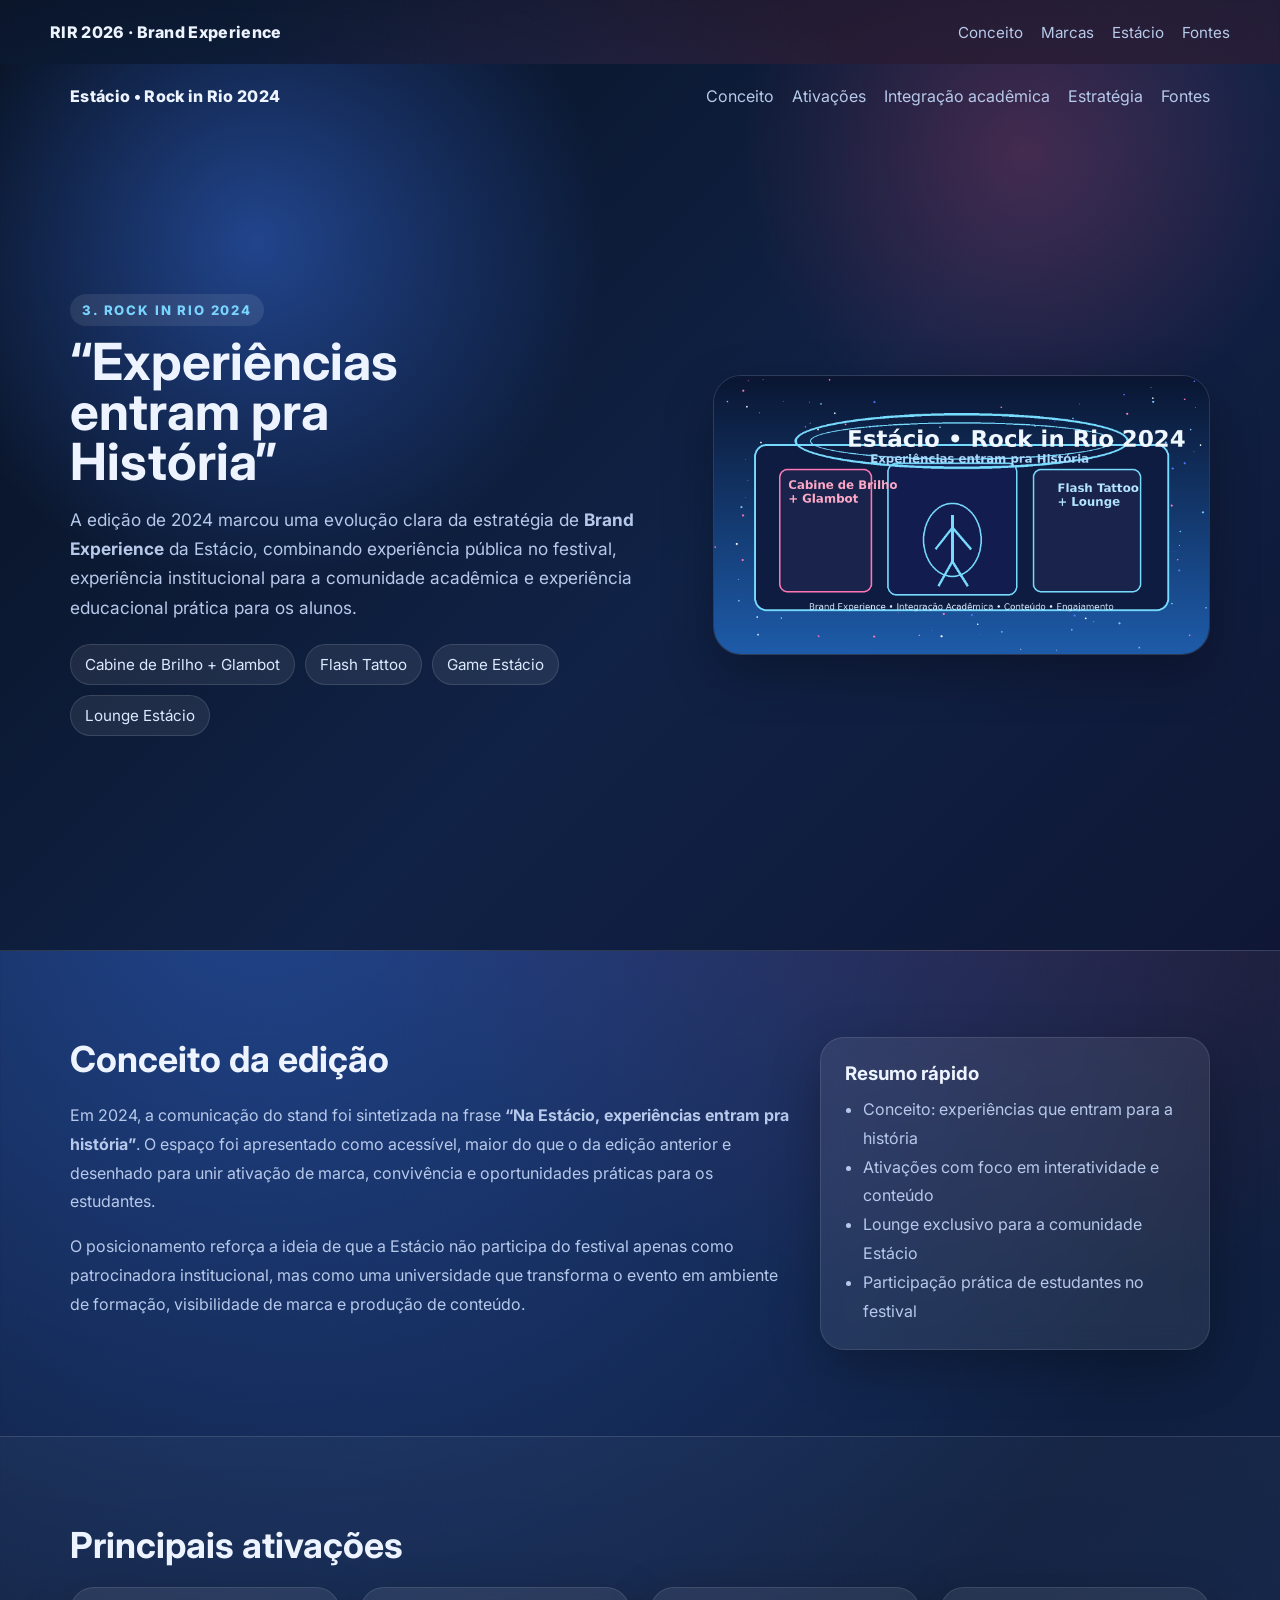
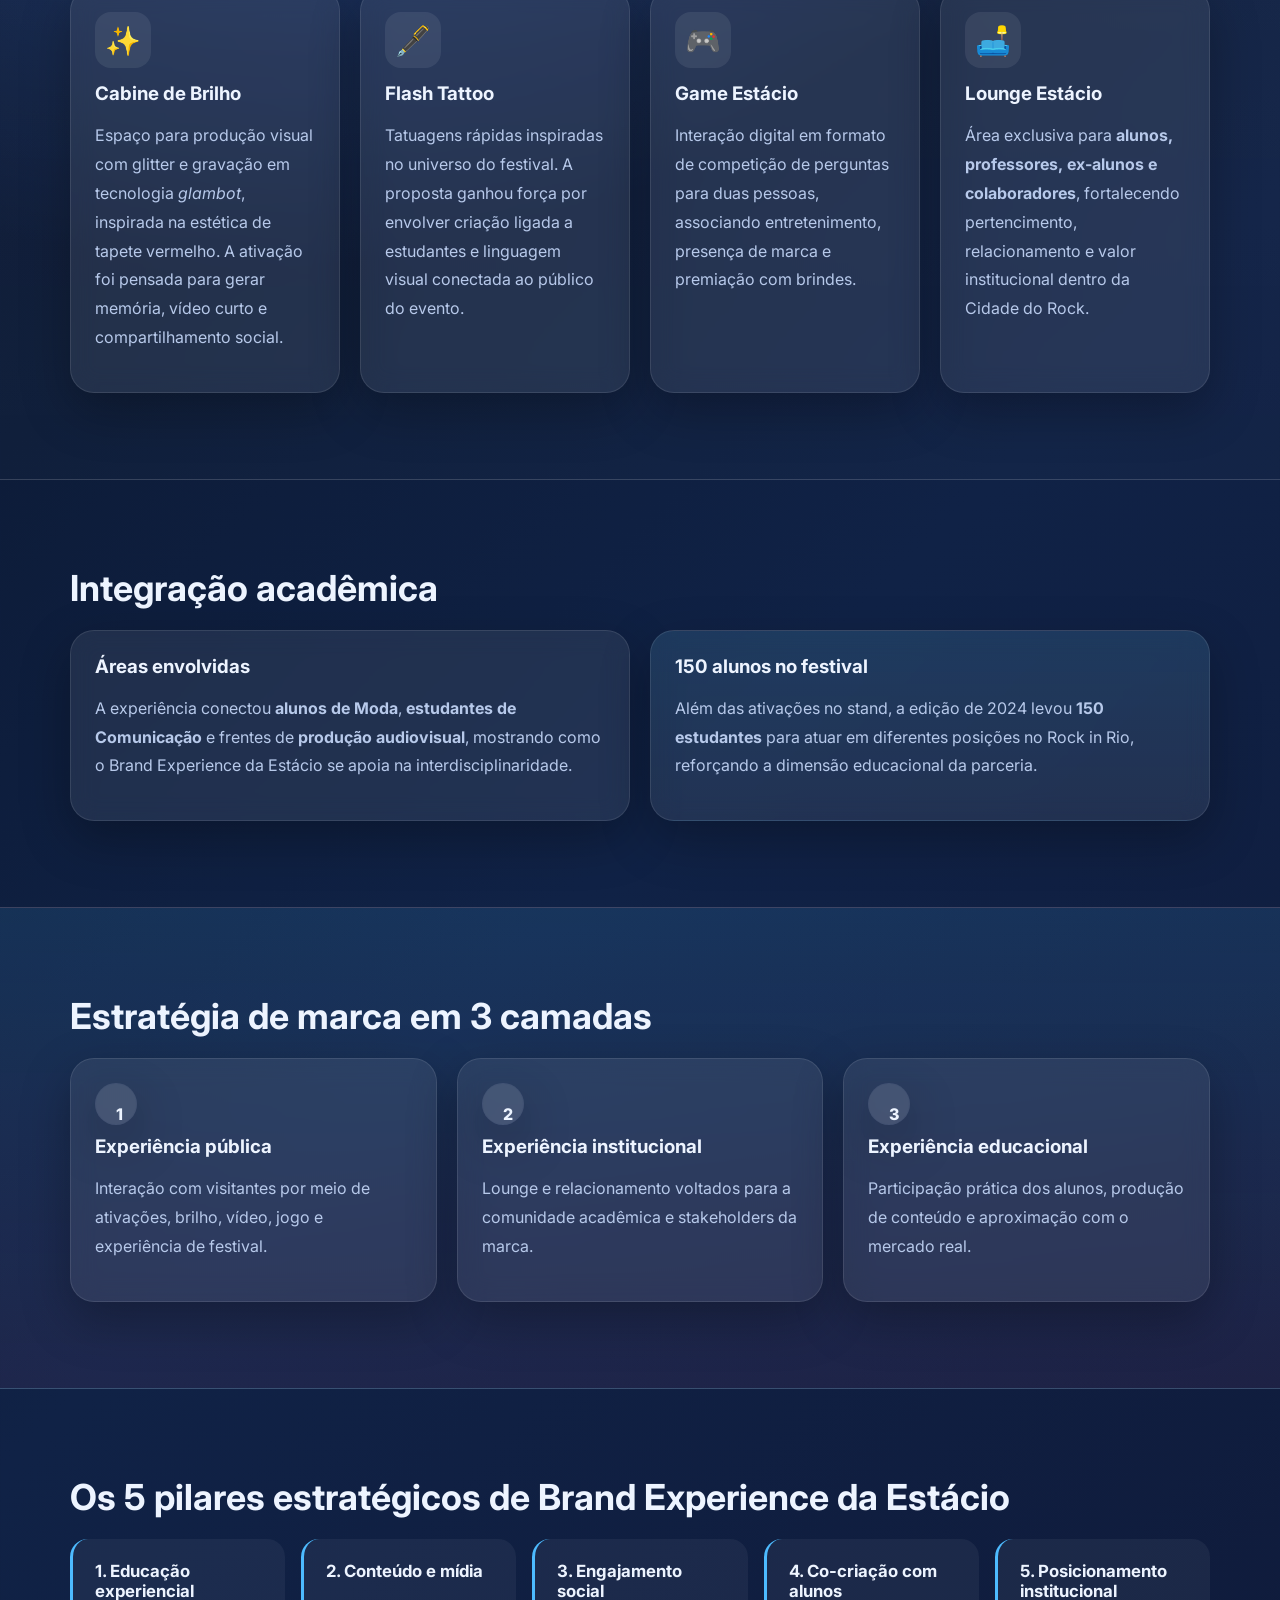
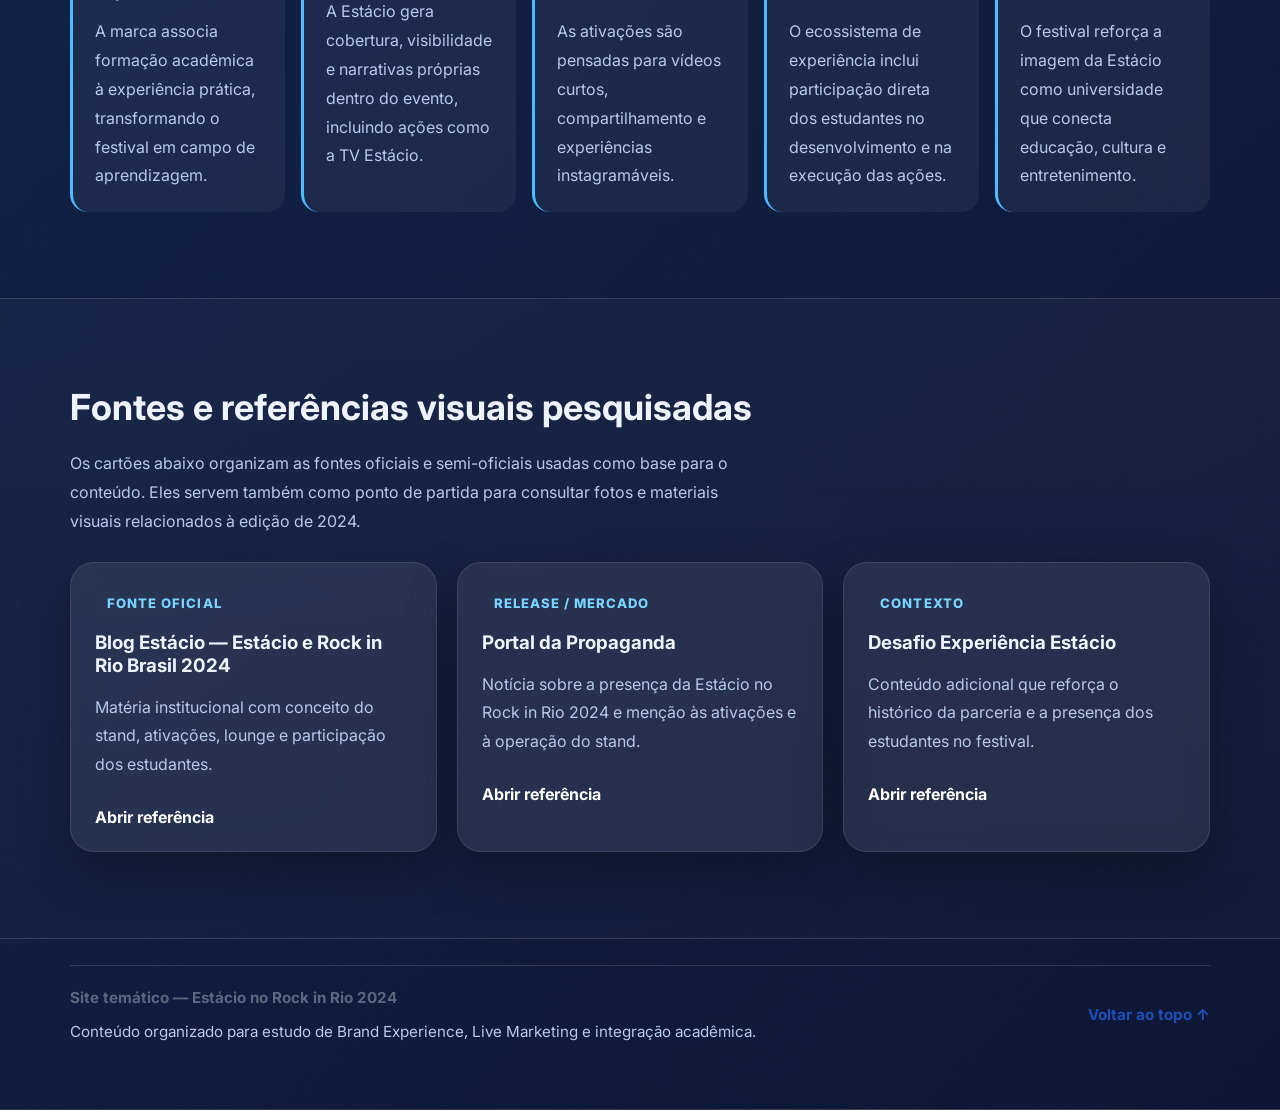
<file: estacio_2024.html>
<!DOCTYPE html>
<html lang="pt-BR">
<head>
  <meta charset="UTF-8" />
  <meta name="viewport" content="width=device-width, initial-scale=1.0" />
  <title>Brand Experience no Rock in Rio 2026</title>
  <meta name="description" content="Site de pesquisa e referência sobre Brand Experience e Live Marketing no Rock in Rio 2026, com foco em insights para o stand da Estácio." />
  <link rel="preconnect" href="https://fonts.googleapis.com">
  <link rel="preconnect" href="https://fonts.gstatic.com" crossorigin>
  <link href="https://fonts.googleapis.com/css2?family=Inter:wght@400;500;600;700;800&display=swap" rel="stylesheet">
  <link rel="stylesheet" href="style.css" />
</head>
<body>
  <div class="bg-grid"></div>

  <header class="hero" id="topo">
    <nav class="nav wrap">
      <div class="brand">RIR 2026 · Brand Experience</div>
      <div class="nav-links">
        <a href="#conceito">Conceito</a>
        <a href="#patrocinadores">Marcas</a>
        <a href="#estacio">Estácio</a>
        <a href="#fontes">Fontes</a>
      </div>
    </nav>


<!DOCTYPE html>
<html lang="pt-BR">
<head>
  <meta charset="UTF-8" />
  <meta name="viewport" content="width=device-width, initial-scale=1.0" />
  <title>Estácio no Rock in Rio 2024 — Brand Experience</title>
  <meta name="description" content="Site sobre a presença da Estácio no Rock in Rio 2024, com foco em Brand Experience, ativações, integração acadêmica e estratégia de marca." />
  <link rel="stylesheet" href="styles_estacio2024.css" />
</head>
<body>
  <header class="hero">
    <nav class="topbar">
      <div class="brand">Estácio • Rock in Rio 2024</div>
      <div class="navlinks">
        <a href="#conceito">Conceito</a>
        <a href="#ativacoes">Ativações</a>
        <a href="#academica">Integração acadêmica</a>
        <a href="#estrategia">Estratégia</a>
        <a href="#fontes">Fontes</a>
      </div>
    </nav>

    <section class="hero-content container">
      <div class="hero-copy">
        <span class="eyebrow">3. Rock in Rio 2024</span>
        <h1>“Experiências entram pra História”</h1>
        <p>
          A edição de 2024 marcou uma evolução clara da estratégia de <strong>Brand Experience</strong>
          da Estácio, combinando experiência pública no festival, experiência institucional para a
          comunidade acadêmica e experiência educacional prática para os alunos.
        </p>
        <div class="hero-badges">
          <span>Cabine de Brilho + Glambot</span>
          <span>Flash Tattoo</span>
          <span>Game Estácio</span>
          <span>Lounge Estácio</span>
        </div>
      </div>
      <div class="hero-art">
        <img src="assets/hero-estacio-rir-2024.png" alt="Ilustração conceitual do stand da Estácio no Rock in Rio 2024" />
      </div>
    </section>
  </header>

  <main>
    <section id="conceito" class="section container two-col">
      <div>
        <h2>Conceito da edição</h2>
        <p>
          Em 2024, a comunicação do stand foi sintetizada na frase
          <strong>“Na Estácio, experiências entram pra história”</strong>. O espaço foi apresentado como
          acessível, maior do que o da edição anterior e desenhado para unir ativação de marca,
          convivência e oportunidades práticas para os estudantes.
        </p>
        <p>
          O posicionamento reforça a ideia de que a Estácio não participa do festival apenas como
          patrocinadora institucional, mas como uma universidade que transforma o evento em ambiente
          de formação, visibilidade de marca e produção de conteúdo.
        </p>
      </div>
      <aside class="fact-card">
        <h3>Resumo rápido</h3>
        <ul>
          <li>Conceito: experiências que entram para a história</li>
          <li>Ativações com foco em interatividade e conteúdo</li>
          <li>Lounge exclusivo para a comunidade Estácio</li>
          <li>Participação prática de estudantes no festival</li>
        </ul>
      </aside>
    </section>

    <section id="ativacoes" class="section section-dark">
      <div class="container">
        <h2>Principais ativações</h2>
        <div class="grid cards-4">
          <article class="card activation">
            <div class="icon">✨</div>
            <h3>Cabine de Brilho</h3>
            <p>
              Espaço para produção visual com glitter e gravação em tecnologia <em>glambot</em>,
              inspirada na estética de tapete vermelho. A ativação foi pensada para gerar memória,
              vídeo curto e compartilhamento social.
            </p>
          </article>

          <article class="card activation">
            <div class="icon">🖋️</div>
            <h3>Flash Tattoo</h3>
            <p>
              Tatuagens rápidas inspiradas no universo do festival. A proposta ganhou força por
              envolver criação ligada a estudantes e linguagem visual conectada ao público do evento.
            </p>
          </article>

          <article class="card activation">
            <div class="icon">🎮</div>
            <h3>Game Estácio</h3>
            <p>
              Interação digital em formato de competição de perguntas para duas pessoas, associando
              entretenimento, presença de marca e premiação com brindes.
            </p>
          </article>

          <article class="card activation">
            <div class="icon">🛋️</div>
            <h3>Lounge Estácio</h3>
            <p>
              Área exclusiva para <strong>alunos, professores, ex-alunos e colaboradores</strong>, fortalecendo
              pertencimento, relacionamento e valor institucional dentro da Cidade do Rock.
            </p>
          </article>
        </div>
      </div>
    </section>

    <section id="academica" class="section container">
      <h2>Integração acadêmica</h2>
      <div class="grid split">
        <article class="card">
          <h3>Áreas envolvidas</h3>
          <p>
            A experiência conectou <strong>alunos de Moda</strong>, <strong>estudantes de Comunicação</strong>
            e frentes de <strong>produção audiovisual</strong>, mostrando como o Brand Experience da Estácio
            se apoia na interdisciplinaridade.
          </p>
        </article>
        <article class="card emphasis">
          <h3>150 alunos no festival</h3>
          <p>
            Além das ativações no stand, a edição de 2024 levou <strong>150 estudantes</strong> para atuar
            em diferentes posições no Rock in Rio, reforçando a dimensão educacional da parceria.
          </p>
        </article>
      </div>
    </section>

    <section id="estrategia" class="section section-gradient">
      <div class="container">
        <h2>Estratégia de marca em 3 camadas</h2>
        <div class="grid cards-3">
          <article class="card layer">
            <span class="step">1</span>
            <h3>Experiência pública</h3>
            <p>Interação com visitantes por meio de ativações, brilho, vídeo, jogo e experiência de festival.</p>
          </article>
          <article class="card layer">
            <span class="step">2</span>
            <h3>Experiência institucional</h3>
            <p>Lounge e relacionamento voltados para a comunidade acadêmica e stakeholders da marca.</p>
          </article>
          <article class="card layer">
            <span class="step">3</span>
            <h3>Experiência educacional</h3>
            <p>Participação prática dos alunos, produção de conteúdo e aproximação com o mercado real.</p>
          </article>
        </div>
      </div>
    </section>

    <section class="section container">
      <h2>Os 5 pilares estratégicos de Brand Experience da Estácio</h2>
      <div class="timeline">
        <article>
          <h3>1. Educação experiencial</h3>
          <p>A marca associa formação acadêmica à experiência prática, transformando o festival em campo de aprendizagem.</p>
        </article>
        <article>
          <h3>2. Conteúdo e mídia</h3>
          <p>A Estácio gera cobertura, visibilidade e narrativas próprias dentro do evento, incluindo ações como a TV Estácio.</p>
        </article>
        <article>
          <h3>3. Engajamento social</h3>
          <p>As ativações são pensadas para vídeos curtos, compartilhamento e experiências instagramáveis.</p>
        </article>
        <article>
          <h3>4. Co-criação com alunos</h3>
          <p>O ecossistema de experiência inclui participação direta dos estudantes no desenvolvimento e na execução das ações.</p>
        </article>
        <article>
          <h3>5. Posicionamento institucional</h3>
          <p>O festival reforça a imagem da Estácio como universidade que conecta educação, cultura e entretenimento.</p>
        </article>
      </div>
    </section>

    <section class="section section-dark" id="fontes">
      <div class="container">
        <h2>Fontes e referências visuais pesquisadas</h2>
        <p class="section-intro">
          Os cartões abaixo organizam as fontes oficiais e semi-oficiais usadas como base para o conteúdo.
          Eles servem também como ponto de partida para consultar fotos e materiais visuais relacionados à edição de 2024.
        </p>
        <div class="grid cards-3">
          <a class="source-card" href="https://www.estacio.br/blog/eventos/estacio-e-rock-in-rio" target="_blank" rel="noopener noreferrer">
            <span class="tag">Fonte oficial</span>
            <h3>Blog Estácio — Estácio e Rock in Rio Brasil 2024</h3>
            <p>Matéria institucional com conceito do stand, ativações, lounge e participação dos estudantes.</p>
            <span class="cta">Abrir referência</span>
          </a>
          <a class="source-card" href="https://www.portaldapropaganda.com.br/noticias/28321/estacio-celebra-mais-uma-participacao-no-rock-in-rio-brasil/" target="_blank" rel="noopener noreferrer">
            <span class="tag">Release / mercado</span>
            <h3>Portal da Propaganda</h3>
            <p>Notícia sobre a presença da Estácio no Rock in Rio 2024 e menção às ativações e à operação do stand.</p>
            <span class="cta">Abrir referência</span>
          </a>
          <a class="source-card" href="https://blog.estacio.br/tecnologia/desafio-experiencia-estacio-quanto-de-energia-eletrica-e-necessario-para-fazer-o-rock-in-rio/" target="_blank" rel="noopener noreferrer">
            <span class="tag">Contexto</span>
            <h3>Desafio Experiência Estácio</h3>
            <p>Conteúdo adicional que reforça o histórico da parceria e a presença dos estudantes no festival.</p>
            <span class="cta">Abrir referência</span>
          </a>
        </div>
      </div>
    </section>
  </main>

  <footer class="footer">
    <div class="container footer-inner">
      <div>
        <strong>Site temático — Estácio no Rock in Rio 2024</strong>
        <p>Conteúdo organizado para estudo de Brand Experience, Live Marketing e integração acadêmica.</p>
      </div>
      <a class="backtop" href="#top">Voltar ao topo ↑</a>
    </div>
  </footer>
</body>
</html>
</file>
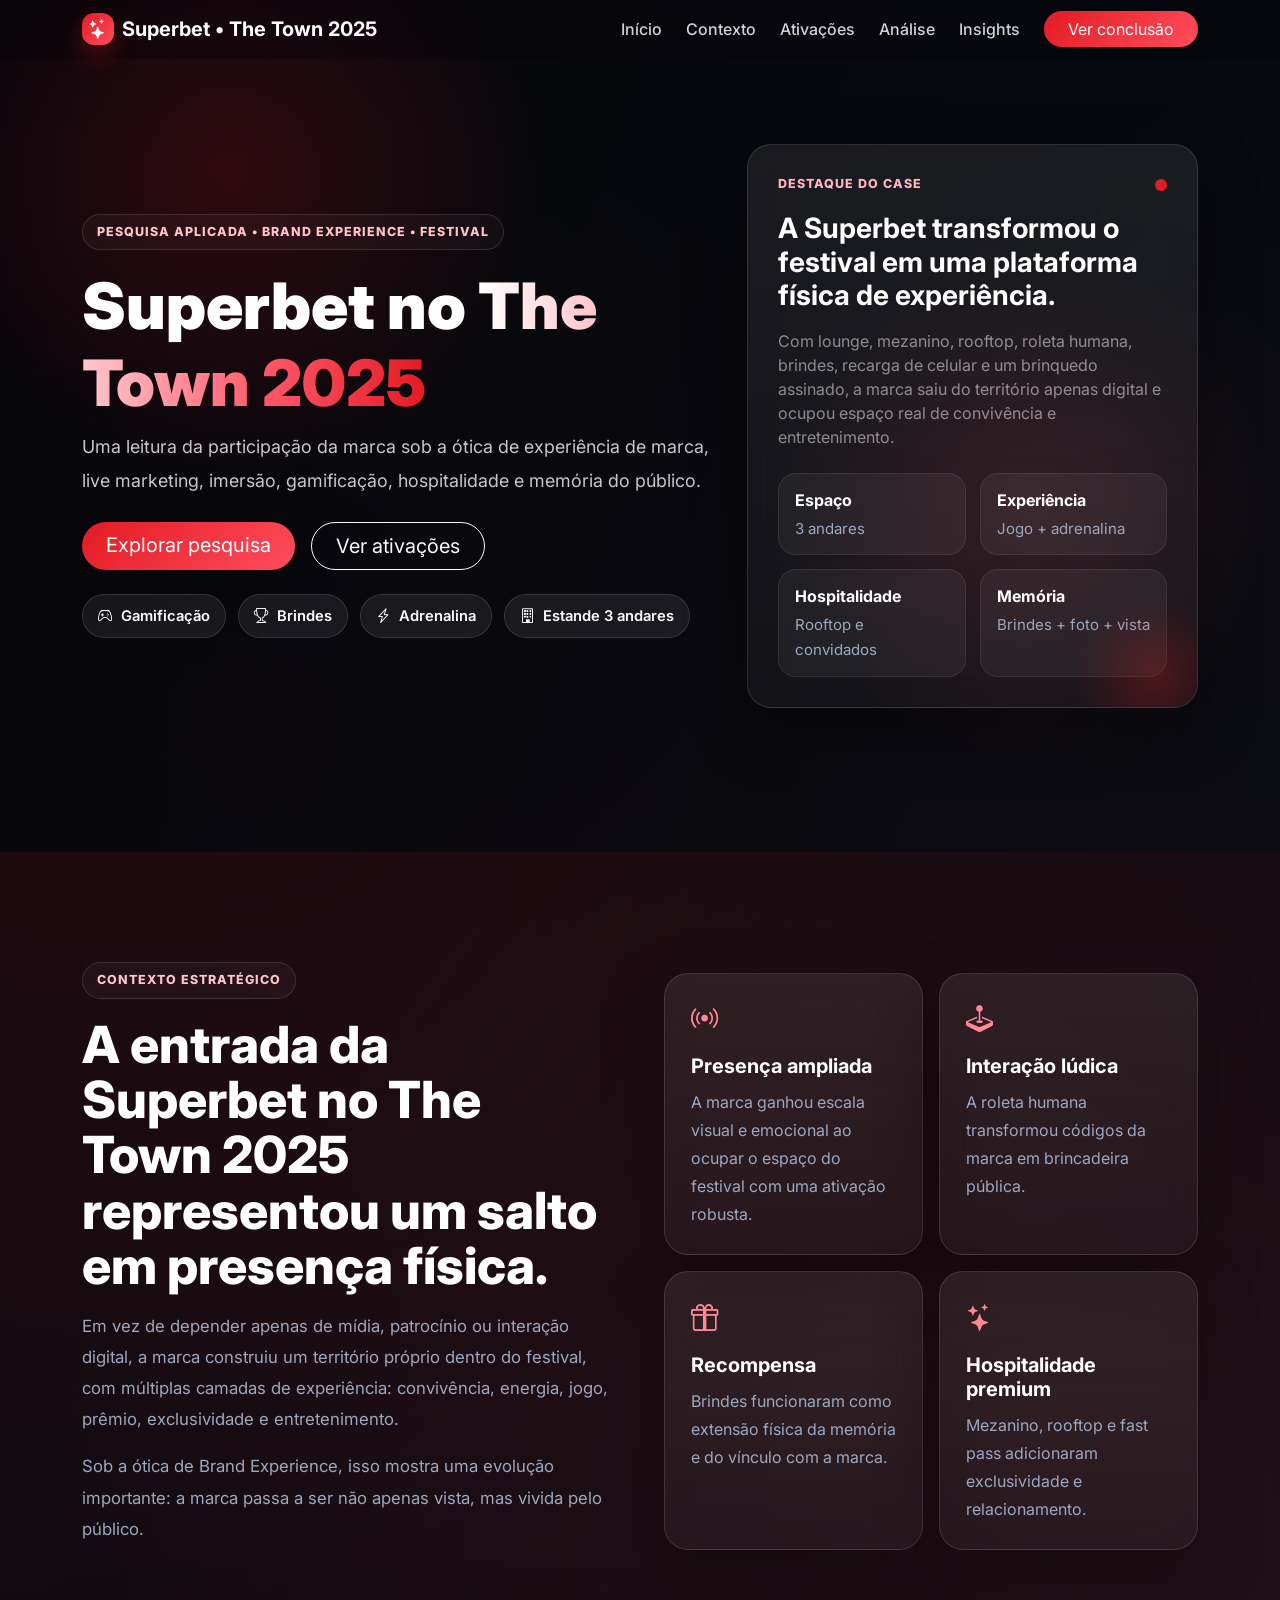
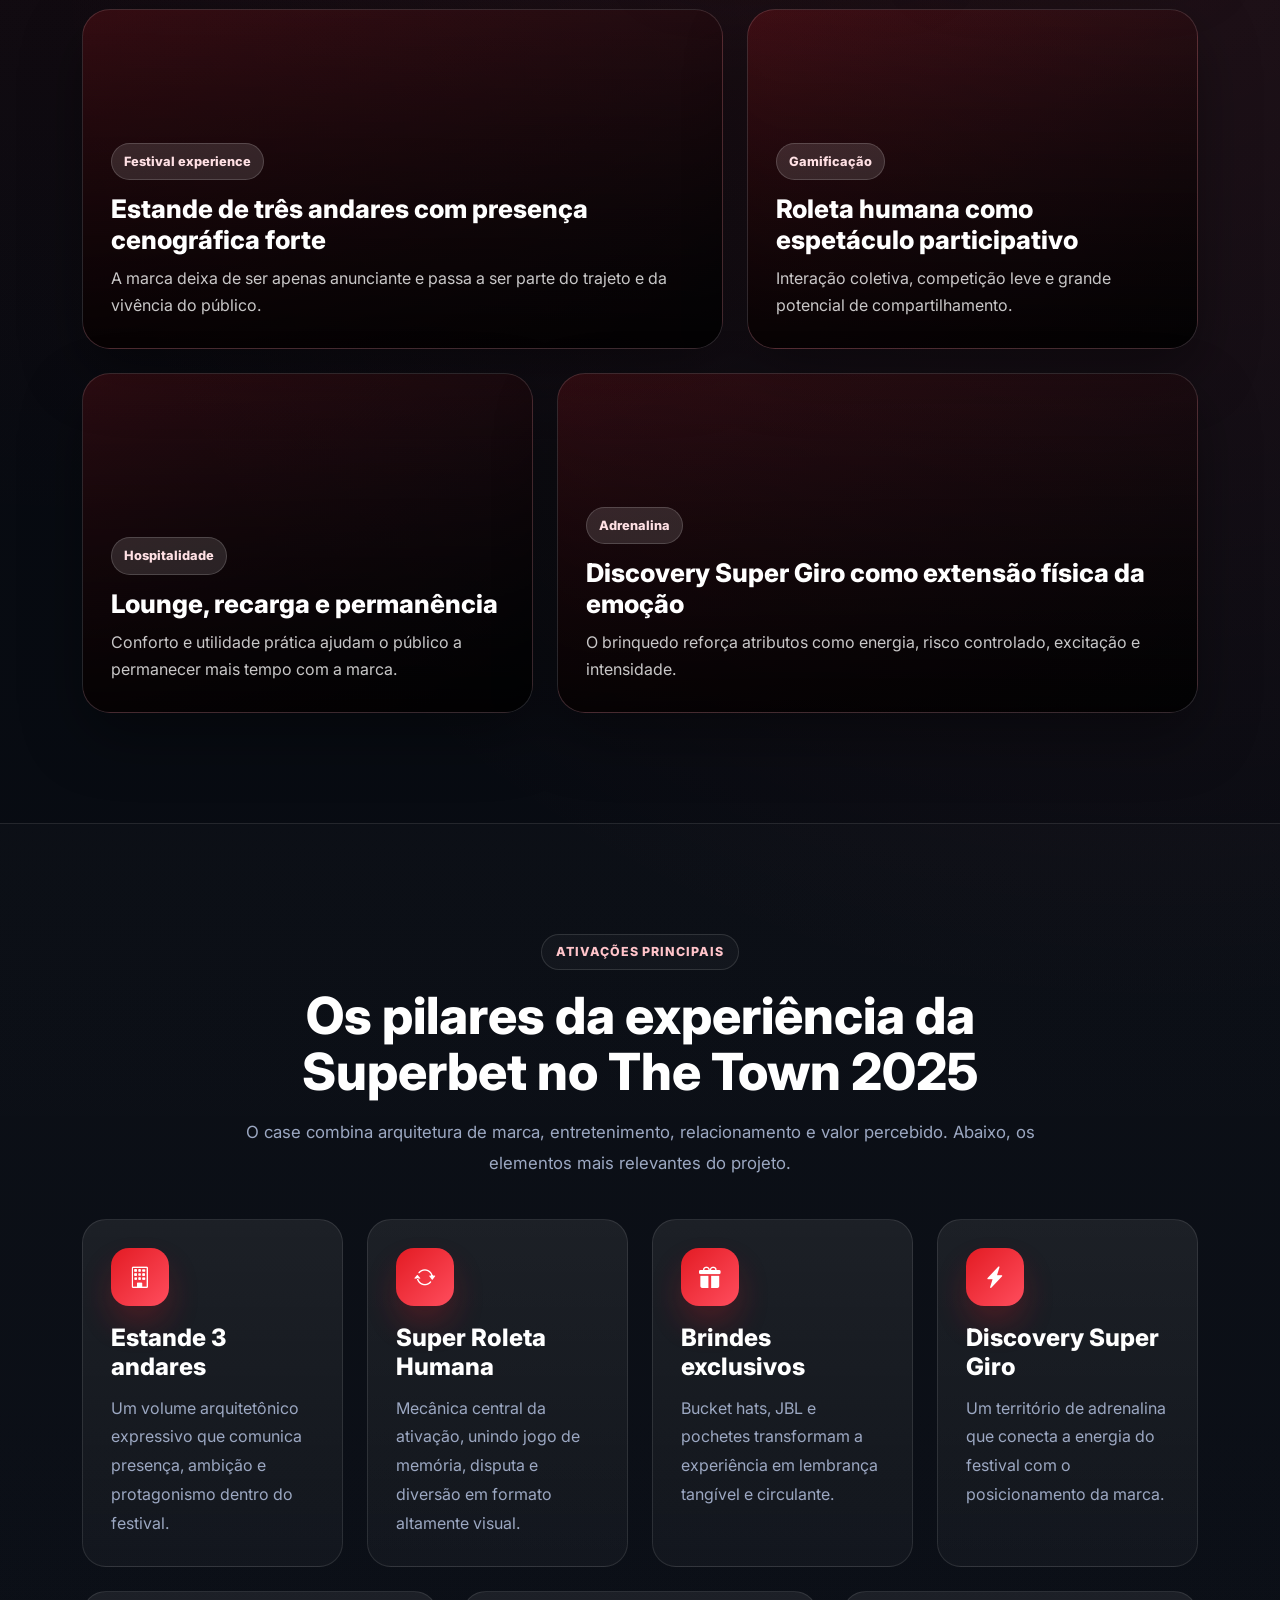
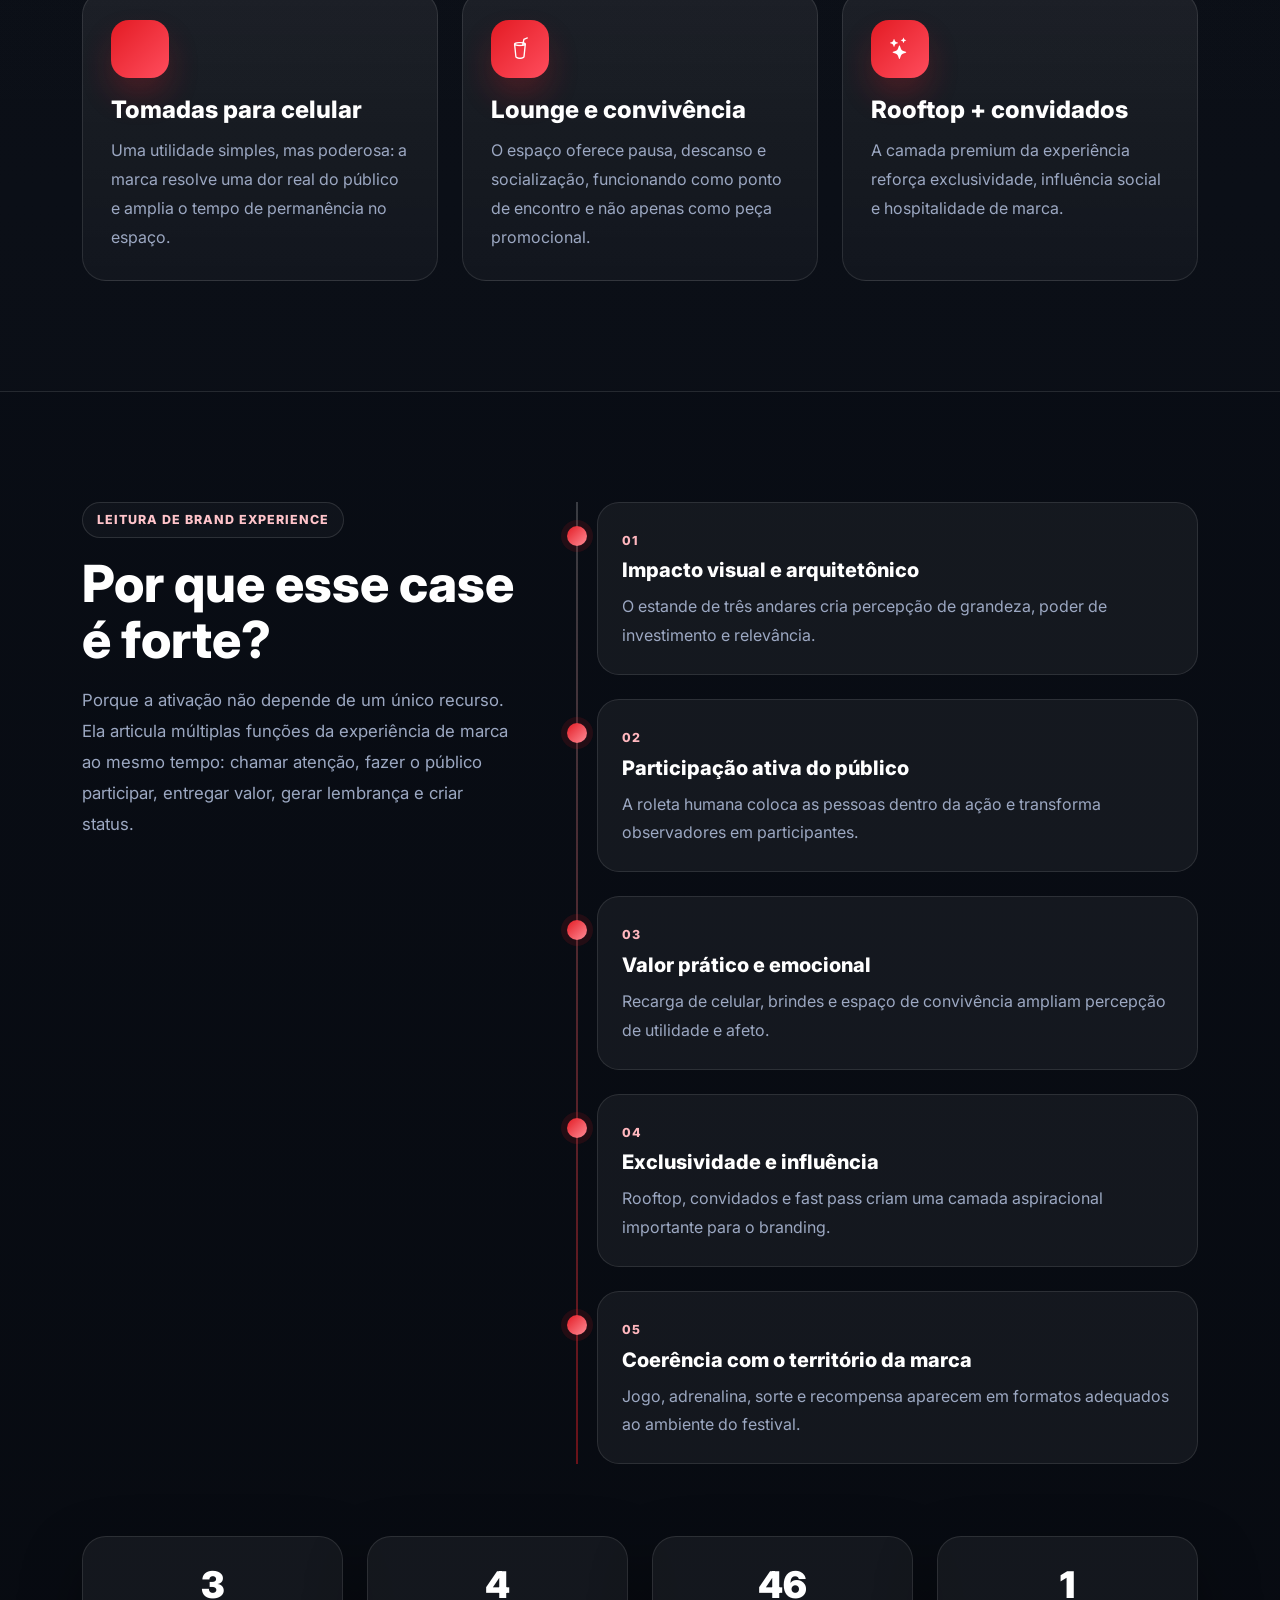
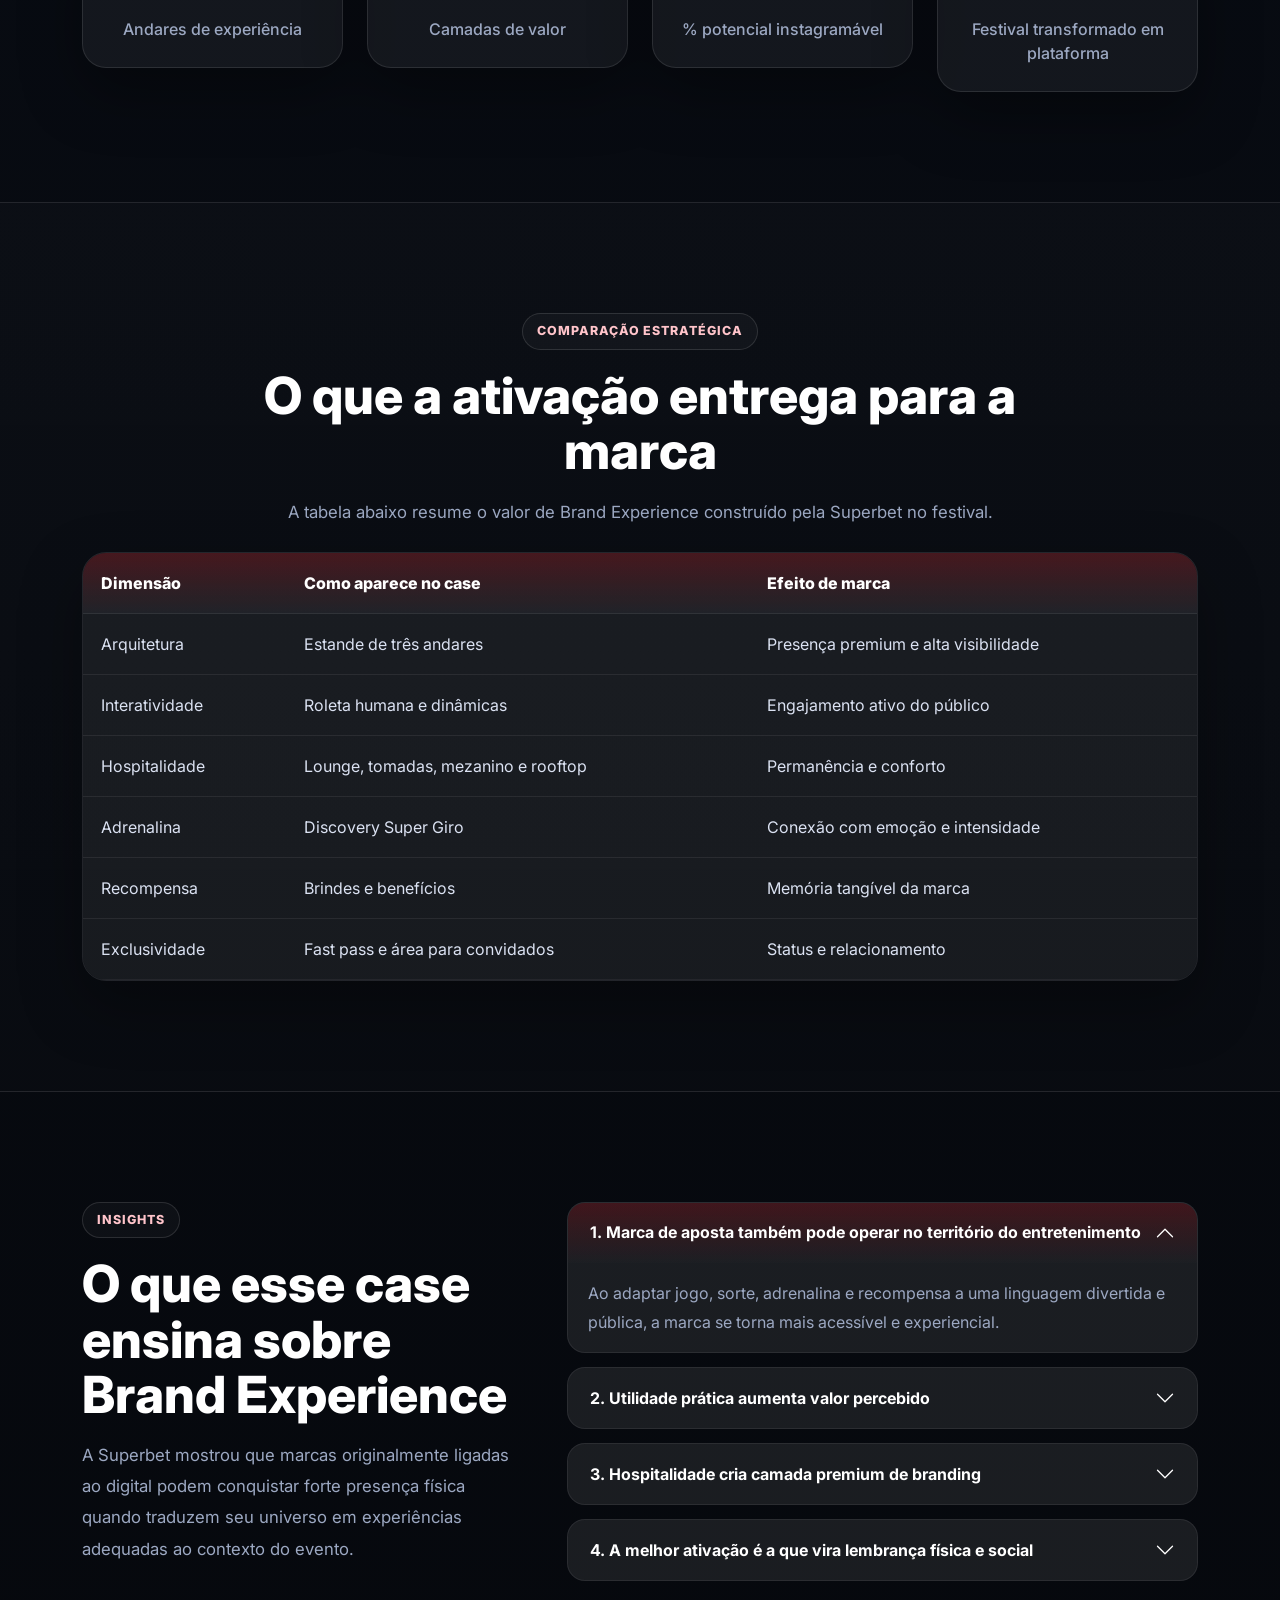
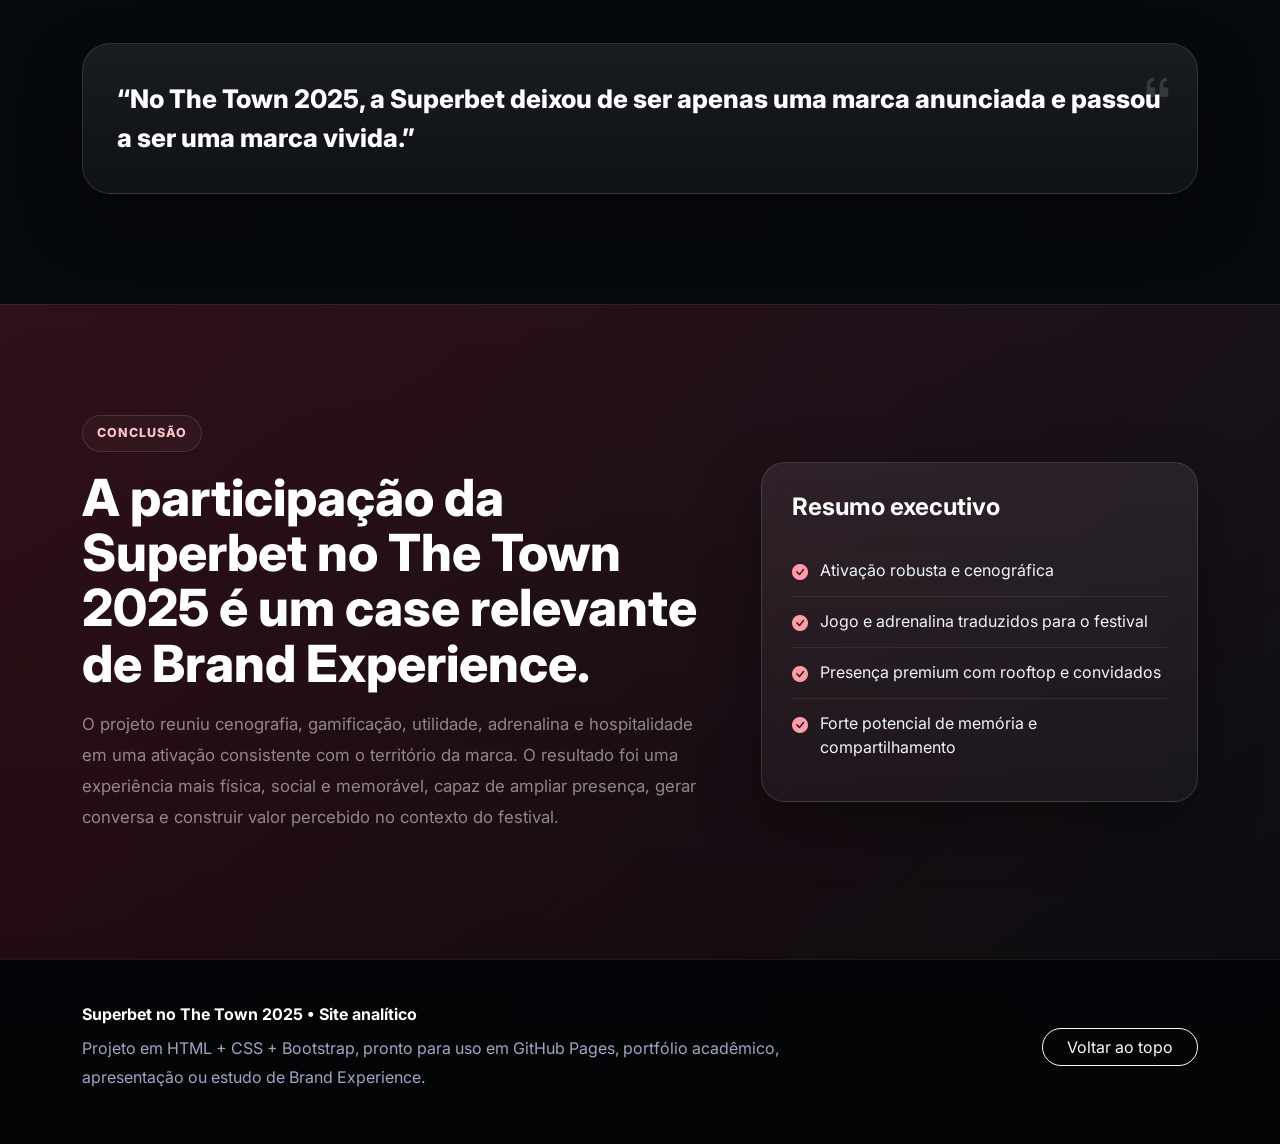
<file: superbet_2025.html>
<!DOCTYPE html>
<html lang="pt-BR">
  <head>
    <meta charset="UTF-8" />
    <meta name="viewport" content="width=device-width, initial-scale=1.0" />
    <title>Superbet no The Town 2025 • Brand Experience</title>
    <meta
      name="description"
      content="Análise da participação da Superbet no The Town 2025 sob a ótica de Brand Experience, Live Marketing e experiência imersiva."
    />

    <!-- Bootstrap -->
    <link
      href="https://cdn.jsdelivr.net/npm/bootstrap@5.3.3/dist/css/bootstrap.min.css"
      rel="stylesheet"
    />

    <!-- Bootstrap Icons -->
    <link
      rel="stylesheet"
      href="https://cdn.jsdelivr.net/npm/bootstrap-icons@1.11.3/font/bootstrap-icons.min.css"
    />

    <!-- Google Fonts -->
    <link rel="preconnect" href="https://fonts.googleapis.com" />
    <link rel="preconnect" href="https://fonts.gstatic.com" crossorigin />
    <link
      href="https://fonts.googleapis.com/css2?family=Inter:wght@300;400;500;600;700;800;900&display=swap"
      rel="stylesheet"
    />

    <!-- Custom CSS -->
    <link rel="stylesheet" href="styles_superbet2025.css" />
  </head>
  <body>
    <!-- FX -->
    <div class="noise"></div>
    <div class="orb orb-1"></div>
    <div class="orb orb-2"></div>
    <div class="orb orb-3"></div>

    <!-- NAVBAR -->
    <nav class="navbar navbar-expand-lg fixed-top navbar-dark premium-nav">
      <div class="container">
        <a class="navbar-brand d-flex align-items-center gap-2 fw-bold" href="#home">
          <span class="brand-badge"><i class="bi bi-stars"></i></span>
          <span>Superbet • The Town 2025</span>
        </a>

        <button
          class="navbar-toggler border-0 shadow-none"
          type="button"
          data-bs-toggle="collapse"
          data-bs-target="#mainNav"
          aria-controls="mainNav"
          aria-expanded="false"
          aria-label="Alternar navegação"
        >
          <span class="navbar-toggler-icon"></span>
        </button>

        <div class="collapse navbar-collapse" id="mainNav">
          <ul class="navbar-nav ms-auto align-items-lg-center gap-lg-2">
            <li class="nav-item"><a class="nav-link" href="#home">Início</a></li>
            <li class="nav-item"><a class="nav-link" href="#contexto">Contexto</a></li>
            <li class="nav-item"><a class="nav-link" href="#ativacoes">Ativações</a></li>
            <li class="nav-item"><a class="nav-link" href="#analise">Análise</a></li>
            <li class="nav-item"><a class="nav-link" href="#insights">Insights</a></li>
            <li class="nav-item">
              <a class="btn btn-danger rounded-pill px-4 ms-lg-2 mt-2 mt-lg-0" href="#conclusao">
                Ver conclusão
              </a>
            </li>
          </ul>
        </div>
      </div>
    </nav>

    <!-- HERO -->
    <header id="home" class="hero-section">
      <div class="hero-overlay"></div>

      <div class="container position-relative z-2">
        <div class="row align-items-center min-vh-100 gy-5">
          <div class="col-lg-7">
            <span class="eyebrow reveal">Pesquisa aplicada • Brand Experience • Festival</span>

            <h1 class="display-3 fw-black text-white reveal reveal-delay-1">
              Superbet no <span class="text-gradient">The Town 2025</span>
            </h1>

            <p class="hero-text reveal reveal-delay-2">
              Uma leitura da participação da marca sob a ótica de experiência de marca,
              live marketing, imersão, gamificação, hospitalidade e memória do público.
            </p>

            <div class="hero-actions d-flex flex-wrap gap-3 mt-4 reveal reveal-delay-3">
              <a href="#contexto" class="btn btn-danger btn-lg px-4 rounded-pill shadow-lg">
                Explorar pesquisa
              </a>
              <a href="#ativacoes" class="btn btn-outline-light btn-lg px-4 rounded-pill">
                Ver ativações
              </a>
            </div>

            <div class="hero-tags mt-4 reveal reveal-delay-4">
              <span><i class="bi bi-controller"></i> Gamificação</span>
              <span><i class="bi bi-trophy"></i> Brindes</span>
              <span><i class="bi bi-lightning-charge"></i> Adrenalina</span>
              <span><i class="bi bi-building"></i> Estande 3 andares</span>
            </div>
          </div>

          <div class="col-lg-5">
            <div class="hero-card glass-card reveal reveal-delay-3">
              <div class="hero-card-top">
                <span class="mini-kicker">Destaque do case</span>
                <span class="live-dot"></span>
              </div>

              <h3 class="fw-bold text-white mb-3">
                A Superbet transformou o festival em uma plataforma física de experiência.
              </h3>

              <p class="text-white-50 mb-4">
                Com lounge, mezanino, rooftop, roleta humana, brindes, recarga de celular e
                um brinquedo assinado, a marca saiu do território apenas digital e ocupou
                espaço real de convivência e entretenimento.
              </p>

              <div class="hero-mini-grid">
                <div class="mini-box">
                  <strong>Espaço</strong>
                  <span>3 andares</span>
                </div>
                <div class="mini-box">
                  <strong>Experiência</strong>
                  <span>Jogo + adrenalina</span>
                </div>
                <div class="mini-box">
                  <strong>Hospitalidade</strong>
                  <span>Rooftop e convidados</span>
                </div>
                <div class="mini-box">
                  <strong>Memória</strong>
                  <span>Brindes + foto + vista</span>
                </div>
              </div>
            </div>
          </div>
        </div>
      </div>
    </header>

    <!-- CONTEXTO -->
    <section id="contexto" class="section-padding">
      <div class="container">
        <div class="row g-5 align-items-center">
          <div class="col-lg-6">
            <div class="section-heading reveal">
              <span class="section-kicker">Contexto estratégico</span>
              <h2 class="section-title">
                A entrada da Superbet no The Town 2025 representou um salto em presença física.
              </h2>
              <p class="section-text">
                Em vez de depender apenas de mídia, patrocínio ou interação digital, a marca
                construiu um território próprio dentro do festival, com múltiplas camadas
                de experiência: convivência, energia, jogo, prêmio, exclusividade e entretenimento.
              </p>
              <p class="section-text">
                Sob a ótica de Brand Experience, isso mostra uma evolução importante:
                a marca passa a ser não apenas vista, mas vivida pelo público.
              </p>
            </div>
          </div>

          <div class="col-lg-6">
            <div class="row g-3">
              <div class="col-sm-6">
                <div class="info-card glass-card reveal h-100">
                  <i class="bi bi-broadcast card-icon"></i>
                  <h5>Presença ampliada</h5>
                  <p>
                    A marca ganhou escala visual e emocional ao ocupar o espaço do festival
                    com uma ativação robusta.
                  </p>
                </div>
              </div>

              <div class="col-sm-6">
                <div class="info-card glass-card reveal reveal-delay-1 h-100">
                  <i class="bi bi-joystick card-icon"></i>
                  <h5>Interação lúdica</h5>
                  <p>
                    A roleta humana transformou códigos da marca em brincadeira pública.
                  </p>
                </div>
              </div>

              <div class="col-sm-6">
                <div class="info-card glass-card reveal reveal-delay-2 h-100">
                  <i class="bi bi-gift card-icon"></i>
                  <h5>Recompensa</h5>
                  <p>
                    Brindes funcionaram como extensão física da memória e do vínculo com a marca.
                  </p>
                </div>
              </div>

              <div class="col-sm-6">
                <div class="info-card glass-card reveal reveal-delay-3 h-100">
                  <i class="bi bi-stars card-icon"></i>
                  <h5>Hospitalidade premium</h5>
                  <p>
                    Mezanino, rooftop e fast pass adicionaram exclusividade e relacionamento.
                  </p>
                </div>
              </div>
            </div>
          </div>
        </div>

        <!-- GALLERY -->
        <div class="row g-4 mt-4">
          <div class="col-lg-7">
            <div class="gallery-card gallery-1 reveal">
              <div class="gallery-content">
                <span class="gallery-badge">Festival experience</span>
                <h3>Estande de três andares com presença cenográfica forte</h3>
                <p>
                  A marca deixa de ser apenas anunciante e passa a ser parte do trajeto e da vivência do público.
                </p>
              </div>
            </div>
          </div>

          <div class="col-lg-5">
            <div class="gallery-card gallery-2 reveal reveal-delay-1">
              <div class="gallery-content">
                <span class="gallery-badge">Gamificação</span>
                <h3>Roleta humana como espetáculo participativo</h3>
                <p>Interação coletiva, competição leve e grande potencial de compartilhamento.</p>
              </div>
            </div>
          </div>

          <div class="col-lg-5">
            <div class="gallery-card gallery-3 reveal reveal-delay-2">
              <div class="gallery-content">
                <span class="gallery-badge">Hospitalidade</span>
                <h3>Lounge, recarga e permanência</h3>
                <p>Conforto e utilidade prática ajudam o público a permanecer mais tempo com a marca.</p>
              </div>
            </div>
          </div>

          <div class="col-lg-7">
            <div class="gallery-card gallery-4 reveal reveal-delay-3">
              <div class="gallery-content">
                <span class="gallery-badge">Adrenalina</span>
                <h3>Discovery Super Giro como extensão física da emoção</h3>
                <p>
                  O brinquedo reforça atributos como energia, risco controlado, excitação e intensidade.
                </p>
              </div>
            </div>
          </div>
        </div>
      </div>
    </section>

    <!-- ATIVAÇÕES -->
    <section id="ativacoes" class="section-padding section-dark">
      <div class="container">
        <div class="section-heading section-heading-center text-center mx-auto reveal">
          <span class="section-kicker">Ativações principais</span>
          <h2 class="section-title">
            Os pilares da experiência da Superbet no The Town 2025
          </h2>
          <p class="section-text">
            O case combina arquitetura de marca, entretenimento, relacionamento e valor percebido.
            Abaixo, os elementos mais relevantes do projeto.
          </p>
        </div>

        <div class="row g-4 mt-3">
          <div class="col-lg-3 col-md-6">
            <div class="feature-card reveal h-100">
              <div class="feature-icon"><i class="bi bi-building"></i></div>
              <h4>Estande 3 andares</h4>
              <p>
                Um volume arquitetônico expressivo que comunica presença, ambição e protagonismo dentro do festival.
              </p>
            </div>
          </div>

          <div class="col-lg-3 col-md-6">
            <div class="feature-card reveal reveal-delay-1 h-100">
              <div class="feature-icon"><i class="bi bi-arrow-repeat"></i></div>
              <h4>Super Roleta Humana</h4>
              <p>
                Mecânica central da ativação, unindo jogo de memória, disputa e diversão em formato altamente visual.
              </p>
            </div>
          </div>

          <div class="col-lg-3 col-md-6">
            <div class="feature-card reveal reveal-delay-2 h-100">
              <div class="feature-icon"><i class="bi bi-gift-fill"></i></div>
              <h4>Brindes exclusivos</h4>
              <p>
                Bucket hats, JBL e pochetes transformam a experiência em lembrança tangível e circulante.
              </p>
            </div>
          </div>

          <div class="col-lg-3 col-md-6">
            <div class="feature-card reveal reveal-delay-3 h-100">
              <div class="feature-icon"><i class="bi bi-lightning-charge-fill"></i></div>
              <h4>Discovery Super Giro</h4>
              <p>
                Um território de adrenalina que conecta a energia do festival com o posicionamento da marca.
              </p>
            </div>
          </div>

          <div class="col-lg-4">
            <div class="feature-card reveal reveal-delay-1 h-100">
              <div class="feature-icon"><i class="bi bi-phone-charge"></i></div>
              <h4>Tomadas para celular</h4>
              <p>
                Uma utilidade simples, mas poderosa: a marca resolve uma dor real do público
                e amplia o tempo de permanência no espaço.
              </p>
            </div>
          </div>

          <div class="col-lg-4">
            <div class="feature-card reveal reveal-delay-2 h-100">
              <div class="feature-icon"><i class="bi bi-cup-straw"></i></div>
              <h4>Lounge e convivência</h4>
              <p>
                O espaço oferece pausa, descanso e socialização, funcionando como ponto de encontro
                e não apenas como peça promocional.
              </p>
            </div>
          </div>

          <div class="col-lg-4">
            <div class="feature-card reveal reveal-delay-3 h-100">
              <div class="feature-icon"><i class="bi bi-stars"></i></div>
              <h4>Rooftop + convidados</h4>
              <p>
                A camada premium da experiência reforça exclusividade, influência social e hospitalidade de marca.
              </p>
            </div>
          </div>
        </div>
      </div>
    </section>

    <!-- ANÁLISE -->
    <section id="analise" class="section-padding">
      <div class="container">
        <div class="row g-5 align-items-start">
          <div class="col-lg-5">
            <div class="section-heading reveal">
              <span class="section-kicker">Leitura de Brand Experience</span>
              <h2 class="section-title">Por que esse case é forte?</h2>
              <p class="section-text">
                Porque a ativação não depende de um único recurso. Ela articula múltiplas funções
                da experiência de marca ao mesmo tempo: chamar atenção, fazer o público participar,
                entregar valor, gerar lembrança e criar status.
              </p>
            </div>
          </div>

          <div class="col-lg-7">
            <div class="timeline reveal">
              <div class="timeline-item">
                <div class="timeline-dot"></div>
                <div class="timeline-card">
                  <span class="timeline-step">01</span>
                  <h5>Impacto visual e arquitetônico</h5>
                  <p>
                    O estande de três andares cria percepção de grandeza, poder de investimento e relevância.
                  </p>
                </div>
              </div>

              <div class="timeline-item">
                <div class="timeline-dot"></div>
                <div class="timeline-card">
                  <span class="timeline-step">02</span>
                  <h5>Participação ativa do público</h5>
                  <p>
                    A roleta humana coloca as pessoas dentro da ação e transforma observadores em participantes.
                  </p>
                </div>
              </div>

              <div class="timeline-item">
                <div class="timeline-dot"></div>
                <div class="timeline-card">
                  <span class="timeline-step">03</span>
                  <h5>Valor prático e emocional</h5>
                  <p>
                    Recarga de celular, brindes e espaço de convivência ampliam percepção de utilidade e afeto.
                  </p>
                </div>
              </div>

              <div class="timeline-item">
                <div class="timeline-dot"></div>
                <div class="timeline-card">
                  <span class="timeline-step">04</span>
                  <h5>Exclusividade e influência</h5>
                  <p>
                    Rooftop, convidados e fast pass criam uma camada aspiracional importante para o branding.
                  </p>
                </div>
              </div>

              <div class="timeline-item mb-0">
                <div class="timeline-dot"></div>
                <div class="timeline-card">
                  <span class="timeline-step">05</span>
                  <h5>Coerência com o território da marca</h5>
                  <p>
                    Jogo, adrenalina, sorte e recompensa aparecem em formatos adequados ao ambiente do festival.
                  </p>
                </div>
              </div>
            </div>
          </div>
        </div>

        <!-- STATS -->
        <div class="row g-4 mt-5">
          <div class="col-md-3 col-6">
            <div class="metric-card text-center reveal">
              <h3 class="counter" data-target="3">0</h3>
              <p>Andares de experiência</p>
            </div>
          </div>
          <div class="col-md-3 col-6">
            <div class="metric-card text-center reveal reveal-delay-1">
              <h3 class="counter" data-target="4">0</h3>
              <p>Camadas de valor</p>
            </div>
          </div>
          <div class="col-md-3 col-6">
            <div class="metric-card text-center reveal reveal-delay-2">
              <h3 class="counter" data-target="100">0</h3>
              <p>% potencial instagramável</p>
            </div>
          </div>
          <div class="col-md-3 col-6">
            <div class="metric-card text-center reveal reveal-delay-3">
              <h3 class="counter" data-target="1">0</h3>
              <p>Festival transformado em plataforma</p>
            </div>
          </div>
        </div>
      </div>
    </section>

    <!-- TABELA -->
    <section class="section-padding section-dark">
      <div class="container">
        <div class="section-heading section-heading-center text-center mx-auto reveal">
          <span class="section-kicker">Comparação estratégica</span>
          <h2 class="section-title">O que a ativação entrega para a marca</h2>
          <p class="section-text">
            A tabela abaixo resume o valor de Brand Experience construído pela Superbet no festival.
          </p>
        </div>

        <div class="table-wrap reveal mt-4">
          <div class="table-responsive">
            <table class="table premium-table align-middle mb-0">
              <thead>
                <tr>
                  <th>Dimensão</th>
                  <th>Como aparece no case</th>
                  <th>Efeito de marca</th>
                </tr>
              </thead>
              <tbody>
                <tr>
                  <td>Arquitetura</td>
                  <td>Estande de três andares</td>
                  <td>Presença premium e alta visibilidade</td>
                </tr>
                <tr>
                  <td>Interatividade</td>
                  <td>Roleta humana e dinâmicas</td>
                  <td>Engajamento ativo do público</td>
                </tr>
                <tr>
                  <td>Hospitalidade</td>
                  <td>Lounge, tomadas, mezanino e rooftop</td>
                  <td>Permanência e conforto</td>
                </tr>
                <tr>
                  <td>Adrenalina</td>
                  <td>Discovery Super Giro</td>
                  <td>Conexão com emoção e intensidade</td>
                </tr>
                <tr>
                  <td>Recompensa</td>
                  <td>Brindes e benefícios</td>
                  <td>Memória tangível da marca</td>
                </tr>
                <tr>
                  <td>Exclusividade</td>
                  <td>Fast pass e área para convidados</td>
                  <td>Status e relacionamento</td>
                </tr>
              </tbody>
            </table>
          </div>
        </div>
      </div>
    </section>

    <!-- INSIGHTS -->
    <section id="insights" class="section-padding">
      <div class="container">
        <div class="row g-5 align-items-start">
          <div class="col-lg-5">
            <div class="section-heading reveal">
              <span class="section-kicker">Insights</span>
              <h2 class="section-title">O que esse case ensina sobre Brand Experience</h2>
              <p class="section-text">
                A Superbet mostrou que marcas originalmente ligadas ao digital podem conquistar
                forte presença física quando traduzem seu universo em experiências adequadas ao contexto do evento.
              </p>
            </div>
          </div>

          <div class="col-lg-7">
            <div class="accordion custom-accordion reveal" id="accordionInsights">
              <div class="accordion-item">
                <h2 class="accordion-header">
                  <button
                    class="accordion-button"
                    type="button"
                    data-bs-toggle="collapse"
                    data-bs-target="#insight1"
                    aria-expanded="true"
                    aria-controls="insight1"
                  >
                    1. Marca de aposta também pode operar no território do entretenimento
                  </button>
                </h2>
                <div id="insight1" class="accordion-collapse collapse show" data-bs-parent="#accordionInsights">
                  <div class="accordion-body">
                    Ao adaptar jogo, sorte, adrenalina e recompensa a uma linguagem divertida e pública,
                    a marca se torna mais acessível e experiencial.
                  </div>
                </div>
              </div>

              <div class="accordion-item">
                <h2 class="accordion-header">
                  <button
                    class="accordion-button collapsed"
                    type="button"
                    data-bs-toggle="collapse"
                    data-bs-target="#insight2"
                    aria-expanded="false"
                    aria-controls="insight2"
                  >
                    2. Utilidade prática aumenta valor percebido
                  </button>
                </h2>
                <div id="insight2" class="accordion-collapse collapse" data-bs-parent="#accordionInsights">
                  <div class="accordion-body">
                    Tomadas para celular e lounge não são apenas detalhes: são recursos que geram gratidão,
                    permanência e associação positiva com a marca.
                  </div>
                </div>
              </div>

              <div class="accordion-item">
                <h2 class="accordion-header">
                  <button
                    class="accordion-button collapsed"
                    type="button"
                    data-bs-toggle="collapse"
                    data-bs-target="#insight3"
                    aria-expanded="false"
                    aria-controls="insight3"
                  >
                    3. Hospitalidade cria camada premium de branding
                  </button>
                </h2>
                <div id="insight3" class="accordion-collapse collapse" data-bs-parent="#accordionInsights">
                  <div class="accordion-body">
                    Rooftop, convidados e fast pass posicionam a marca em um território aspiracional,
                    importante para imagem e relacionamento.
                  </div>
                </div>
              </div>

              <div class="accordion-item">
                <h2 class="accordion-header">
                  <button
                    class="accordion-button collapsed"
                    type="button"
                    data-bs-toggle="collapse"
                    data-bs-target="#insight4"
                    aria-expanded="false"
                    aria-controls="insight4"
                  >
                    4. A melhor ativação é a que vira lembrança física e social
                  </button>
                </h2>
                <div id="insight4" class="accordion-collapse collapse" data-bs-parent="#accordionInsights">
                  <div class="accordion-body">
                    Brindes, fotos, vista privilegiada e experiências compartilháveis ampliam o alcance
                    da marca para além do momento presencial.
                  </div>
                </div>
              </div>
            </div>
          </div>
        </div>

        <div class="quote-box reveal mt-5">
          <i class="bi bi-quote quote-icon"></i>
          <blockquote>
            “No The Town 2025, a Superbet deixou de ser apenas uma marca anunciada e passou a ser uma marca vivida.”
          </blockquote>
        </div>
      </div>
    </section>

    <!-- CONCLUSÃO -->
    <section id="conclusao" class="section-padding conclusion-section">
      <div class="container">
        <div class="row g-5 align-items-center">
          <div class="col-lg-7">
            <div class="section-heading reveal">
              <span class="section-kicker">Conclusão</span>
              <h2 class="section-title text-white">
                A participação da Superbet no The Town 2025 é um case relevante de Brand Experience.
              </h2>
              <p class="section-text text-white-50">
                O projeto reuniu cenografia, gamificação, utilidade, adrenalina e hospitalidade em uma ativação
                consistente com o território da marca. O resultado foi uma experiência mais física, social e memorável,
                capaz de ampliar presença, gerar conversa e construir valor percebido no contexto do festival.
              </p>
            </div>
          </div>

          <div class="col-lg-5">
            <div class="summary-card glass-card reveal reveal-delay-2">
              <h4 class="text-white fw-bold mb-4">Resumo executivo</h4>
              <ul class="summary-list">
                <li><i class="bi bi-check-circle-fill"></i> Ativação robusta e cenográfica</li>
                <li><i class="bi bi-check-circle-fill"></i> Jogo e adrenalina traduzidos para o festival</li>
                <li><i class="bi bi-check-circle-fill"></i> Presença premium com rooftop e convidados</li>
                <li><i class="bi bi-check-circle-fill"></i> Forte potencial de memória e compartilhamento</li>
              </ul>
            </div>
          </div>
        </div>
      </div>
    </section>

    <!-- FOOTER -->
    <footer class="footer-area">
      <div class="container">
        <div class="row gy-4 align-items-center">
          <div class="col-lg-8">
            <p class="footer-title mb-2">Superbet no The Town 2025 • Site analítico</p>
            <p class="footer-text mb-0">
              Projeto em HTML + CSS + Bootstrap, pronto para uso em GitHub Pages,
              portfólio acadêmico, apresentação ou estudo de Brand Experience.
            </p>
          </div>
          <div class="col-lg-4 text-lg-end">
            <a href="#home" class="btn btn-outline-light rounded-pill px-4">Voltar ao topo</a>
          </div>
        </div>
      </div>
    </footer>

    <!-- BOOTSTRAP -->
    <script src="https://cdn.jsdelivr.net/npm/bootstrap@5.3.3/dist/js/bootstrap.bundle.min.js"></script>

    <!-- CUSTOM JS -->
    <script>
      // Navbar scroll
      const navbar = document.querySelector(".premium-nav");
      window.addEventListener("scroll", () => {
        if (window.scrollY > 20) {
          navbar.classList.add("nav-scrolled");
        } else {
          navbar.classList.remove("nav-scrolled");
        }
      });

      // Reveal
      const reveals = document.querySelectorAll(".reveal");
      const revealObserver = new IntersectionObserver(
        (entries) => {
          entries.forEach((entry) => {
            if (entry.isIntersecting) {
              entry.target.classList.add("active");
            }
          });
        },
        { threshold: 0.15 }
      );
      reveals.forEach((el) => revealObserver.observe(el));

      // Counters
      const counters = document.querySelectorAll(".counter");
      const counterObserver = new IntersectionObserver(
        (entries) => {
          entries.forEach((entry) => {
            if (entry.isIntersecting) {
              const counter = entry.target;
              const target = +counter.getAttribute("data-target");
              let count = 0;
              const increment = Math.max(1, Math.ceil(target / 60));

              const updateCount = () => {
                count += increment;
                if (count < target) {
                  counter.innerText = count;
                  requestAnimationFrame(updateCount);
                } else {
                  counter.innerText = target;
                }
              };

              updateCount();
              counterObserver.unobserve(counter);
            }
          });
        },
        { threshold: 0.5 }
      );
      counters.forEach((counter) => counterObserver.observe(counter));
    </script>
  </body>
</html>
</file>
<file: style.css>
:root {
  --bg: #0a1020;
  --bg-soft: #101a33;
  --card: rgba(255,255,255,0.08);
  --card-border: rgba(255,255,255,0.12);
  --text: #eff4ff;
  --muted: #c7d2eb;
  --dark-text: #182033;
  --panel: #ffffff;
  --panel-soft: #f5f8ff;
  --primary: #3d7cff;
  --secondary: #ffd84d;
  --accent: #ff4f7c;
  --success: #17c964;
  --historic: #ff9f40;
  --support: #9b7bff;
  --shadow: 0 22px 60px rgba(7, 12, 28, 0.24);
  --radius: 22px;
}

* { box-sizing: border-box; }
html { scroll-behavior: smooth; }
body {
  margin: 0;
  font-family: 'Inter', system-ui, sans-serif;
  color: var(--dark-text);
  background: linear-gradient(180deg, #f3f6ff 0%, #eef2ff 100%);
}
img { max-width: 100%; display: block; }
a { color: inherit; }
.wrap { width: min(1180px, calc(100% - 32px)); margin: 0 auto; }
.bg-grid {
  position: fixed; inset: 0; pointer-events: none; opacity: .22;
  background-image:
    linear-gradient(rgba(61,124,255,.08) 1px, transparent 1px),
    linear-gradient(90deg, rgba(61,124,255,.08) 1px, transparent 1px);
  background-size: 24px 24px;
  mask-image: radial-gradient(circle at center, black 30%, transparent 90%);
}
.hero {
  position: relative;
  overflow: hidden;
  background:
    radial-gradient(circle at 20% 20%, rgba(61,124,255,.45), transparent 28%),
    radial-gradient(circle at 80% 10%, rgba(255,79,124,.22), transparent 22%),
    linear-gradient(135deg, #07101f, #102246 55%, #0f1735 100%);
  color: var(--text);
  padding-bottom: 64px;
}
.nav {
  display: flex; align-items: center; justify-content: space-between;
  padding: 22px 0; position: sticky; top: 0;
}
.brand { font-weight: 800; letter-spacing: .02em; }
.nav-links { display: flex; gap: 18px; flex-wrap: wrap; }
.nav-links a {
  text-decoration: none; color: var(--muted); font-size: .95rem;
}
.hero-grid {
  display: grid; grid-template-columns: 1.08fr .92fr; gap: 42px; align-items: center;
  padding: 28px 0 0;
}
.eyebrow, .kicker {
  display: inline-block;
  padding: 8px 12px;
  border-radius: 999px;
  background: rgba(255,255,255,.09);
  color: #d9e6ff;
  font-size: .82rem;
  font-weight: 700;
  letter-spacing: .04em;
  text-transform: uppercase;
}
.hero h1 {
  font-size: clamp(2.5rem, 5vw, 4.6rem);
  line-height: .96;
  margin: 16px 0 18px;
  max-width: 10ch;
}
.lead {
  font-size: 1.12rem; line-height: 1.7; color: var(--muted); max-width: 62ch;
}
.hero-actions { display: flex; gap: 14px; flex-wrap: wrap; margin: 28px 0; }
.btn {
  display: inline-flex; align-items: center; justify-content: center;
  border-radius: 999px; padding: 14px 20px; font-weight: 700;
  text-decoration: none; border: 1px solid transparent;
}
.btn-primary { background: linear-gradient(135deg, var(--secondary), #ffb300); color: #1c1b09; }
.btn-secondary { background: rgba(255,255,255,.08); color: var(--text); border-color: rgba(255,255,255,.16); }
.hero-facts {
  margin: 28px 0 0; padding: 0; list-style: none; display: grid; gap: 10px;
  color: var(--muted);
}
.hero-art img {
  width: 100%; border-radius: 28px; box-shadow: 0 26px 70px rgba(0,0,0,.32);
  border: 1px solid rgba(255,255,255,.14);
}
.section { padding: 84px 0; }
.section-dark { background: linear-gradient(180deg, #0c1327, #131f3f); color: var(--text); }
.section-heading { max-width: 760px; margin-bottom: 30px; }
.section-heading.narrow { max-width: 820px; }
.section-heading.light p { color: var(--muted); }
.section-heading h2 {
  font-size: clamp(2rem, 4vw, 3.2rem);
  line-height: 1.02;
  margin: 14px 0 16px;
}
.section-heading p { line-height: 1.75; color: #42506a; }
.pillars {
  display: grid; grid-template-columns: repeat(5, 1fr); gap: 16px;
}
.pillar-card, .brand-card, .visual-card, .step, .idea-card, .panel-box {
  border-radius: var(--radius);
  box-shadow: var(--shadow);
}
.pillar-card {
  background: rgba(255,255,255,.9); padding: 24px; min-height: 180px;
  border: 1px solid rgba(38,56,104,.08);
}
.pillar-card h3 { margin-top: 0; font-size: 1.06rem; }
.pillar-card p { color: #55617b; line-height: 1.65; }
.legend { display: flex; gap: 10px; flex-wrap: wrap; margin: 18px 0 24px; }
.tag, .status {
  display: inline-flex; align-items: center; gap: 8px;
  padding: 8px 12px; border-radius: 999px; font-weight: 700; font-size: .82rem;
}
.tag.official, .status.official { background: rgba(23,201,100,.15); color: #9df5c1; }
.tag.historic, .status.historic { background: rgba(255,159,64,.16); color: #ffd19f; }
.tag.support, .status.support { background: rgba(155,123,255,.16); color: #d7c7ff; }
.cards-grid {
  display: grid; grid-template-columns: repeat(3, 1fr); gap: 18px;
}
.brand-card {
  background: var(--card);
  border: 1px solid var(--card-border);
  padding: 24px;
  backdrop-filter: blur(12px);
}
.brand-card.estacio {
  background: linear-gradient(135deg, rgba(61,124,255,.18), rgba(255,79,124,.16));
}
.card-top { display: flex; align-items: flex-start; justify-content: space-between; gap: 12px; }
.brand-card h3 { margin: 12px 0 10px; font-size: 1.25rem; }
.brand-card .summary { color: #dce7ff; line-height: 1.65; }
.brand-card ul { margin: 16px 0 0; padding-left: 18px; color: var(--muted); line-height: 1.7; }
.brand-card li + li { margin-top: 8px; }
.visual-grid {
  display: grid; grid-template-columns: repeat(2, 1fr); gap: 18px;
}
.visual-card {
  overflow: hidden; background: var(--panel);
  border: 1px solid rgba(38,56,104,.08);
}
.visual-card img { aspect-ratio: 16 / 10; object-fit: cover; width: 100%; }
.visual-card figcaption { padding: 16px 18px 20px; color: #4c5973; }
.accent {
  background: linear-gradient(135deg, #ffffff 0%, #fff6ea 100%);
}
.estacio-grid {
  display: grid; grid-template-columns: 1.2fr .8fr; gap: 22px; align-items: start;
}
.ideas-list { display: grid; grid-template-columns: repeat(2, 1fr); gap: 14px; margin-top: 24px; }
.idea-card {
  background: #fff; padding: 20px; border: 1px solid rgba(38,56,104,.08);
}
.idea-card h3 { margin-top: 0; font-size: 1.05rem; }
.idea-card p { color: #53607b; line-height: 1.6; margin-bottom: 0; }
.estacio-panel {
  position: sticky; top: 18px;
}
.estacio-panel img { border-radius: 28px; margin-bottom: 16px; box-shadow: var(--shadow); }
.panel-box { background: white; padding: 22px; border: 1px solid rgba(38,56,104,.08); }
.panel-box h3 { margin-top: 0; }
.panel-box ul { margin: 0; padding-left: 18px; color: #4d5a73; line-height: 1.7; }
.steps {
  display: grid; grid-template-columns: repeat(4, 1fr); gap: 16px;
}
.step {
  background: var(--panel); border: 1px solid rgba(38,56,104,.08); padding: 20px;
}
.step span {
  display: inline-flex; width: 44px; height: 44px; align-items: center; justify-content: center;
  border-radius: 50%; background: linear-gradient(135deg, var(--primary), #5da9ff); color: white; font-weight: 800;
}
.step p { color: #4c5971; line-height: 1.65; }
.sources {
  display: grid; gap: 12px;
}
.sources a {
  display: block; text-decoration: none; background: rgba(255,255,255,.06); color: var(--text);
  border: 1px solid rgba(255,255,255,.08); padding: 18px 20px; border-radius: 16px;
}
.footer {
  display: flex; align-items: center; justify-content: space-between; gap: 14px;
  padding: 24px 0 40px; color: #5a6781; font-size: .95rem;
}
.footer a { text-decoration: none; font-weight: 700; color: #1e4fb9; }

@media (max-width: 1100px) {
  .hero-grid, .estacio-grid, .cards-grid, .pillars, .steps, .ideas-list, .visual-grid {
    grid-template-columns: 1fr 1fr;
  }
  .cards-grid { grid-template-columns: 1fr 1fr; }
}

@media (max-width: 760px) {
  .nav { flex-direction: column; gap: 12px; align-items: flex-start; }
  .hero-grid, .estacio-grid, .cards-grid, .pillars, .steps, .ideas-list, .visual-grid {
    grid-template-columns: 1fr;
  }
  .hero h1 { max-width: 100%; }
  .footer { flex-direction: column; align-items: flex-start; }
  .section { padding: 68px 0; }
}
</file>
<file: styles_estacio2024.css>
:root {
  --bg: #071226;
  --bg-soft: #0d1b3a;
  --panel: rgba(255,255,255,0.08);
  --panel-strong: rgba(255,255,255,0.12);
  --text: #edf4ff;
  --muted: #b7c9ea;
  --blue: #78d4ff;
  --blue-strong: #4dbbff;
  --pink: #ff72b6;
  --line: rgba(255,255,255,0.14);
  --shadow: 0 18px 50px rgba(0,0,0,0.28);
}

* { box-sizing: border-box; }
html { scroll-behavior: smooth; }
body {
  margin: 0;
  font-family: Inter, Arial, Helvetica, sans-serif;
  color: var(--text);
  background:
    radial-gradient(circle at top, rgba(120,212,255,0.10), transparent 35%),
    linear-gradient(180deg, #061122 0%, #091933 35%, #071226 100%);
}

a { color: inherit; text-decoration: none; }
img { max-width: 100%; display: block; }
.container { width: min(1140px, calc(100% - 32px)); margin: 0 auto; }

.topbar {
  width: min(1140px, calc(100% - 32px));
  margin: 0 auto;
  display: flex;
  justify-content: space-between;
  align-items: center;
  padding: 22px 0 8px;
  gap: 20px;
}
.brand { font-weight: 800; letter-spacing: 0.02em; }
.navlinks { display: flex; gap: 18px; flex-wrap: wrap; }
.navlinks a { color: var(--muted); }
.navlinks a:hover { color: white; }

.hero {
  padding-bottom: 28px;
  border-bottom: 1px solid var(--line);
}
.hero-content {
  display: grid;
  grid-template-columns: 1.1fr 0.9fr;
  gap: 36px;
  align-items: center;
  min-height: calc(100vh - 92px);
  padding: 36px 0 42px;
}
.hero-copy h1 {
  font-size: clamp(2.4rem, 4vw, 4.6rem);
  line-height: 0.98;
  margin: 10px 0 18px;
}
.hero-copy p {
  font-size: 1.08rem;
  line-height: 1.7;
  color: var(--muted);
  max-width: 62ch;
}
.eyebrow {
  display: inline-block;
  color: var(--blue);
  font-weight: 800;
  text-transform: uppercase;
  letter-spacing: 0.14em;
  font-size: 0.82rem;
}
.hero-badges {
  display: flex;
  flex-wrap: wrap;
  gap: 10px;
  margin-top: 22px;
}
.hero-badges span {
  background: rgba(255,255,255,0.08);
  border: 1px solid rgba(255,255,255,0.12);
  padding: 10px 14px;
  border-radius: 999px;
  color: #dce9ff;
  font-size: 0.95rem;
}
.hero-art img {
  border-radius: 28px;
  border: 1px solid rgba(255,255,255,0.12);
  box-shadow: var(--shadow);
}

.section { padding: 86px 0; }
.section-dark {
  background: linear-gradient(180deg, rgba(255,255,255,0.03), rgba(255,255,255,0.01));
  border-top: 1px solid var(--line);
  border-bottom: 1px solid var(--line);
}
.section-gradient {
  background: linear-gradient(180deg, rgba(77,187,255,0.12), rgba(255,114,182,0.06));
  border-top: 1px solid var(--line);
  border-bottom: 1px solid var(--line);
}
.section h2 {
  font-size: clamp(1.8rem, 2.8vw, 3rem);
  margin: 0 0 20px;
}
.section p {
  color: var(--muted);
  line-height: 1.8;
}
.section-intro {
  max-width: 70ch;
  margin-bottom: 26px;
}
.two-col {
  display: grid;
  grid-template-columns: 1.3fr 0.7fr;
  gap: 26px;
}
.grid {
  display: grid;
  gap: 20px;
}
.cards-4 { grid-template-columns: repeat(4, 1fr); }
.cards-3 { grid-template-columns: repeat(3, 1fr); }
.split { grid-template-columns: repeat(2, 1fr); }

.card, .fact-card, .source-card {
  background: var(--panel);
  border: 1px solid rgba(255,255,255,0.10);
  border-radius: 24px;
  padding: 24px;
  box-shadow: var(--shadow);
  backdrop-filter: blur(12px);
}
.card h3, .fact-card h3, .source-card h3 { margin-top: 0; margin-bottom: 10px; }
.icon {
  width: 56px;
  height: 56px;
  display: inline-grid;
  place-items: center;
  border-radius: 16px;
  background: rgba(255,255,255,0.08);
  font-size: 1.8rem;
  margin-bottom: 14px;
}
.activation:hover, .source-card:hover, .layer:hover, .card:hover {
  transform: translateY(-4px);
  transition: transform 180ms ease;
}
.fact-card ul {
  margin: 0;
  padding-left: 18px;
  color: var(--muted);
  line-height: 1.8;
}
.emphasis {
  background: linear-gradient(180deg, rgba(120,212,255,0.14), rgba(255,255,255,0.08));
}
.layer .step {
  display: inline-grid;
  place-items: center;
  width: 36px;
  height: 36px;
  border-radius: 999px;
  background: rgba(255,255,255,0.12);
  font-weight: 800;
  margin-bottom: 10px;
}

.timeline {
  display: grid;
  grid-template-columns: repeat(5, 1fr);
  gap: 16px;
}
.timeline article {
  padding: 22px;
  border-left: 3px solid var(--blue-strong);
  background: rgba(255,255,255,0.05);
  border-radius: 18px;
}
.timeline h3 { margin-top: 0; font-size: 1.05rem; }
.timeline p { margin-bottom: 0; }

.source-card {
  display: block;
  min-height: 100%;
}
.source-card .tag {
  display: inline-block;
  margin-bottom: 12px;
  color: var(--blue);
  font-size: 0.82rem;
  font-weight: 800;
  letter-spacing: 0.08em;
  text-transform: uppercase;
}
.source-card .cta {
  display: inline-block;
  margin-top: 12px;
  color: white;
  font-weight: 700;
}

.footer {
  padding: 26px 0 40px;
}
.footer-inner {
  display: flex;
  justify-content: space-between;
  gap: 20px;
  align-items: center;
  border-top: 1px solid var(--line);
  padding-top: 22px;
}
.footer p { color: var(--muted); margin-bottom: 0; }
.backtop {
  color: var(--blue);
  font-weight: 700;
  white-space: nowrap;
}

@media (max-width: 1000px) {
  .hero-content, .two-col, .cards-4, .cards-3, .split, .timeline {
    grid-template-columns: 1fr 1fr;
  }
  .timeline { grid-template-columns: 1fr 1fr; }
}

@media (max-width: 720px) {
  .topbar, .footer-inner, .hero-content, .two-col, .cards-4, .cards-3, .split, .timeline {
    grid-template-columns: 1fr;
    flex-direction: column;
    align-items: flex-start;
  }
  .hero-content { min-height: auto; padding-top: 24px; }
  .hero-copy h1 { line-height: 1.04; }
  .navlinks { gap: 12px; }
}
</file>
<file: styles_superbet2025.css>
:root {
  --bg: #06070b;
  --bg-soft: #0c1018;
  --surface: rgba(255, 255, 255, 0.06);
  --surface-strong: rgba(255, 255, 255, 0.1);
  --line: rgba(255, 255, 255, 0.1);
  --white: #ffffff;
  --text: #dbe2f2;
  --muted: #9ca8c2;
  --red: #e31b23;
  --red-2: #ff4d5d;
  --red-3: #ff8c97;
  --shadow: 0 24px 60px rgba(0, 0, 0, 0.35);
  --radius: 24px;
}

* {
  box-sizing: border-box;
}

html {
  scroll-behavior: smooth;
}

body {
  font-family: "Inter", sans-serif;
  background:
    radial-gradient(circle at 10% 10%, rgba(227, 27, 35, 0.12), transparent 20%),
    radial-gradient(circle at 90% 20%, rgba(255, 77, 93, 0.1), transparent 18%),
    linear-gradient(180deg, #05070b 0%, #090d15 45%, #05070b 100%);
  color: var(--text);
  overflow-x: hidden;
}

a {
  text-decoration: none;
}

img {
  max-width: 100%;
}

.fw-black {
  font-weight: 900;
}

.noise {
  position: fixed;
  inset: 0;
  background-image: radial-gradient(rgba(255, 255, 255, 0.035) 1px, transparent 1px);
  background-size: 4px 4px;
  opacity: 0.08;
  pointer-events: none;
  z-index: 0;
}

.orb {
  position: fixed;
  border-radius: 50%;
  filter: blur(90px);
  pointer-events: none;
  z-index: 0;
  opacity: 0.5;
}

.orb-1 {
  width: 260px;
  height: 260px;
  top: 8%;
  left: -80px;
  background: rgba(227, 27, 35, 0.28);
}

.orb-2 {
  width: 240px;
  height: 240px;
  top: 36%;
  right: -60px;
  background: rgba(255, 77, 93, 0.18);
}

.orb-3 {
  width: 220px;
  height: 220px;
  bottom: 10%;
  left: 10%;
  background: rgba(255, 140, 151, 0.12);
}

.section-padding {
  padding: 110px 0;
  position: relative;
  z-index: 2;
}

.section-dark {
  background: linear-gradient(180deg, rgba(255,255,255,0.02), rgba(255,255,255,0.01));
  border-top: 1px solid var(--line);
  border-bottom: 1px solid var(--line);
}

.section-heading {
  max-width: 760px;
}

.section-heading-center {
  max-width: 840px;
}

.section-kicker,
.eyebrow {
  display: inline-flex;
  align-items: center;
  gap: 8px;
  padding: 8px 14px;
  border-radius: 999px;
  border: 1px solid rgba(255,255,255,0.12);
  background: rgba(255,255,255,0.03);
  color: #ffc4ca;
  text-transform: uppercase;
  letter-spacing: 0.08em;
  font-size: 0.78rem;
  font-weight: 800;
  margin-bottom: 18px;
}

.section-title {
  color: var(--white);
  font-size: clamp(2rem, 4vw, 3.3rem);
  line-height: 1.08;
  font-weight: 800;
  margin-bottom: 18px;
}

.section-text {
  color: var(--muted);
  line-height: 1.85;
  font-size: 1.05rem;
}

.text-gradient {
  background: linear-gradient(90deg, #ffffff 0%, #ffb0b8 35%, #ff5769 65%, #e31b23 100%);
  -webkit-background-clip: text;
  -webkit-text-fill-color: transparent;
}

.premium-nav {
  background: rgba(6, 7, 11, 0.28);
  backdrop-filter: blur(16px);
  border-bottom: 1px solid transparent;
  transition: all 0.35s ease;
}

.premium-nav.nav-scrolled {
  background: rgba(6, 7, 11, 0.8);
  border-bottom: 1px solid rgba(255,255,255,0.08);
  box-shadow: 0 10px 35px rgba(0,0,0,0.25);
}

.brand-badge {
  width: 32px;
  height: 32px;
  display: grid;
  place-items: center;
  border-radius: 12px;
  background: linear-gradient(135deg, var(--red), var(--red-2));
  color: white;
  box-shadow: 0 10px 25px rgba(227, 27, 35, 0.35);
}

.navbar-brand {
  color: white !important;
}

.nav-link {
  color: rgba(255,255,255,0.82) !important;
  font-weight: 500;
}

.nav-link:hover {
  color: #fff !important;
}

.hero-section {
  position: relative;
  overflow: hidden;
  background:
    linear-gradient(110deg, rgba(4,6,10,0.92), rgba(10,13,20,0.72)),
    url("https://images.unsplash.com/photo-1493225457124-a3eb161ffa5f?auto=format&fit=crop&w=1800&q=80")
    center center / cover no-repeat;
}

.hero-overlay {
  position: absolute;
  inset: 0;
  background:
    radial-gradient(circle at 18% 20%, rgba(227, 27, 35, 0.18), transparent 25%),
    radial-gradient(circle at 80% 60%, rgba(255, 77, 93, 0.12), transparent 22%);
  z-index: 1;
}

.hero-text {
  font-size: 1.12rem;
  line-height: 1.9;
  color: rgba(255,255,255,0.78);
  max-width: 700px;
}

.hero-tags {
  display: flex;
  flex-wrap: wrap;
  gap: 12px;
}

.hero-tags span {
  display: inline-flex;
  align-items: center;
  gap: 8px;
  padding: 10px 15px;
  border-radius: 999px;
  background: rgba(255,255,255,0.07);
  border: 1px solid rgba(255,255,255,0.12);
  color: white;
  font-weight: 600;
  font-size: 0.92rem;
}

.glass-card {
  background: linear-gradient(180deg, rgba(255,255,255,0.08), rgba(255,255,255,0.04));
  border: 1px solid rgba(255,255,255,0.12);
  box-shadow: var(--shadow);
  backdrop-filter: blur(16px);
  border-radius: var(--radius);
}

.hero-card {
  padding: 30px;
  position: relative;
  overflow: hidden;
}

.hero-card::before {
  content: "";
  position: absolute;
  width: 180px;
  height: 180px;
  bottom: -60px;
  right: -50px;
  background: radial-gradient(circle, rgba(227, 27, 35, 0.25), transparent 65%);
  border-radius: 50%;
}

.hero-card-top {
  display: flex;
  justify-content: space-between;
  align-items: center;
  margin-bottom: 18px;
}

.mini-kicker {
  color: #ffb5bd;
  text-transform: uppercase;
  letter-spacing: 0.08em;
  font-size: 0.78rem;
  font-weight: 800;
}

.live-dot {
  width: 12px;
  height: 12px;
  border-radius: 50%;
  background: var(--red);
  box-shadow: 0 0 0 rgba(227, 27, 35, 0.8);
  animation: pulse 2.2s infinite;
}

@keyframes pulse {
  0% { box-shadow: 0 0 0 0 rgba(227, 27, 35, 0.8); }
  70% { box-shadow: 0 0 0 16px rgba(227, 27, 35, 0); }
  100% { box-shadow: 0 0 0 0 rgba(227, 27, 35, 0); }
}

.hero-mini-grid {
  display: grid;
  grid-template-columns: repeat(2, 1fr);
  gap: 14px;
}

.mini-box {
  padding: 14px 16px;
  border-radius: 18px;
  background: rgba(255,255,255,0.05);
  border: 1px solid rgba(255,255,255,0.08);
}

.mini-box strong {
  display: block;
  color: white;
  margin-bottom: 4px;
}

.mini-box span {
  color: var(--muted);
  font-size: 0.94rem;
}

.info-card {
  padding: 26px;
  transition: all 0.35s ease;
}

.info-card:hover,
.feature-card:hover,
.metric-card:hover,
.timeline-card:hover,
.summary-card:hover {
  transform: translateY(-8px);
  border-color: rgba(255,255,255,0.18);
  box-shadow: 0 26px 60px rgba(0,0,0,0.35);
}

.card-icon {
  font-size: 1.7rem;
  color: #ff8894;
  margin-bottom: 14px;
  display: inline-block;
}

.info-card h5 {
  color: var(--white);
  font-weight: 700;
  margin-bottom: 10px;
}

.info-card p {
  color: var(--muted);
  margin-bottom: 0;
  line-height: 1.75;
}

.gallery-card {
  min-height: 340px;
  border-radius: 28px;
  overflow: hidden;
  position: relative;
  display: flex;
  align-items: flex-end;
  border: 1px solid rgba(255,255,255,0.12);
  box-shadow: var(--shadow);
  transition: transform 0.4s ease, box-shadow 0.4s ease;
}

.gallery-card:hover {
  transform: translateY(-8px) scale(1.01);
}

.gallery-card::before {
  content: "";
  position: absolute;
  inset: 0;
  background: linear-gradient(180deg, rgba(0,0,0,0.12), rgba(0,0,0,0.82));
}

.gallery-1 {
  background:
    linear-gradient(135deg, rgba(227, 27, 35, 0.2), rgba(0, 0, 0, 0.18)),
    url("https://images.unsplash.com/photo-1501386761578-eac5c94b800a?auto=format&fit=crop&w=1400&q=80")
    center center / cover no-repeat;
}

.gallery-2 {
  background:
    linear-gradient(135deg, rgba(227, 27, 35, 0.22), rgba(0, 0, 0, 0.2)),
    url("https://images.unsplash.com/photo-1511578314322-379afb476865?auto=format&fit=crop&w=1200&q=80")
    center center / cover no-repeat;
}

.gallery-3 {
  background:
    linear-gradient(135deg, rgba(227, 27, 35, 0.18), rgba(0, 0, 0, 0.22)),
    url("https://images.unsplash.com/photo-1514525253161-7a46d19cd819?auto=format&fit=crop&w=1200&q=80")
    center center / cover no-repeat;
}

.gallery-4 {
  background:
    linear-gradient(135deg, rgba(227, 27, 35, 0.18), rgba(0, 0, 0, 0.22)),
    url("https://images.unsplash.com/photo-1470229722913-7c0e2dbbafd3?auto=format&fit=crop&w=1400&q=80")
    center center / cover no-repeat;
}

.gallery-content {
  position: relative;
  z-index: 2;
  padding: 28px;
}

.gallery-badge {
  display: inline-block;
  padding: 8px 12px;
  margin-bottom: 14px;
  border-radius: 999px;
  background: rgba(255,255,255,0.12);
  border: 1px solid rgba(255,255,255,0.16);
  color: #ffe0e4;
  font-size: 0.8rem;
  font-weight: 800;
}

.gallery-content h3 {
  color: white;
  font-size: 1.6rem;
  font-weight: 800;
  margin-bottom: 10px;
}

.gallery-content p {
  color: rgba(255,255,255,0.78);
  margin-bottom: 0;
  line-height: 1.7;
}

.feature-card {
  padding: 28px;
  border-radius: 24px;
  background: linear-gradient(180deg, rgba(255,255,255,0.07), rgba(255,255,255,0.03));
  border: 1px solid rgba(255,255,255,0.1);
  transition: all 0.35s ease;
}

.feature-icon {
  width: 58px;
  height: 58px;
  display: grid;
  place-items: center;
  border-radius: 18px;
  background: linear-gradient(135deg, var(--red), var(--red-2));
  color: white;
  font-size: 1.35rem;
  margin-bottom: 18px;
  box-shadow: 0 18px 30px rgba(227, 27, 35, 0.22);
}

.feature-card h4 {
  color: white;
  font-weight: 800;
  margin-bottom: 12px;
}

.feature-card p {
  color: var(--muted);
  margin-bottom: 0;
  line-height: 1.8;
}

.timeline {
  position: relative;
  padding-left: 30px;
}

.timeline::before {
  content: "";
  position: absolute;
  top: 0;
  bottom: 0;
  left: 9px;
  width: 2px;
  background: linear-gradient(to bottom, rgba(255,255,255,0.2), rgba(227,27,35,0.45));
}

.timeline-item {
  position: relative;
  margin-bottom: 24px;
}

.timeline-dot {
  position: absolute;
  left: -30px;
  top: 24px;
  width: 20px;
  height: 20px;
  border-radius: 50%;
  background: linear-gradient(135deg, var(--red), var(--red-3));
  box-shadow: 0 0 0 6px rgba(227, 27, 35, 0.12);
}

.timeline-card {
  background: rgba(255,255,255,0.05);
  border: 1px solid rgba(255,255,255,0.1);
  border-radius: 22px;
  padding: 24px;
  transition: all 0.35s ease;
}

.timeline-step {
  display: inline-block;
  margin-bottom: 8px;
  color: #ffb7be;
  text-transform: uppercase;
  letter-spacing: 0.08em;
  font-size: 0.78rem;
  font-weight: 800;
}

.timeline-card h5 {
  color: white;
  font-weight: 800;
  margin-bottom: 10px;
}

.timeline-card p {
  color: var(--muted);
  margin-bottom: 0;
  line-height: 1.8;
}

.metric-card {
  padding: 26px 16px;
  border-radius: 24px;
  background: rgba(255,255,255,0.05);
  border: 1px solid rgba(255,255,255,0.1);
  box-shadow: var(--shadow);
  transition: all 0.35s ease;
}

.metric-card h3 {
  font-size: 2.3rem;
  color: white;
  font-weight: 900;
  margin-bottom: 10px;
}

.metric-card p {
  margin: 0;
  color: var(--muted);
  font-weight: 500;
}

.table-wrap {
  border-radius: 24px;
  overflow: hidden;
  border: 1px solid rgba(255,255,255,0.1);
  box-shadow: var(--shadow);
}

.premium-table {
  color: var(--text);
  background: rgba(255,255,255,0.04);
}

.premium-table thead th {
  background: linear-gradient(180deg, rgba(227,27,35,0.24), rgba(255,255,255,0.05));
  color: white;
  padding: 18px;
  font-weight: 800;
  border-bottom: 1px solid rgba(255,255,255,0.1);
}

.premium-table tbody td {
  background: rgba(255,255,255,0.02);
  color: var(--text);
  padding: 18px;
  border-color: rgba(255,255,255,0.07);
}

.premium-table tbody tr:hover td {
  background: rgba(255,255,255,0.05);
}

.custom-accordion .accordion-item {
  margin-bottom: 14px;
  border-radius: 18px !important;
  overflow: hidden;
  border: 1px solid rgba(255,255,255,0.1);
  background: rgba(255,255,255,0.05);
}

.custom-accordion .accordion-button {
  background: rgba(255,255,255,0.03);
  color: white;
  font-weight: 700;
  padding: 20px 22px;
  box-shadow: none;
}

.custom-accordion .accordion-button:not(.collapsed) {
  background: linear-gradient(180deg, rgba(227,27,35,0.22), rgba(255,255,255,0.04));
  color: white;
}

.custom-accordion .accordion-button::after {
  filter: invert(1) brightness(2);
}

.custom-accordion .accordion-body {
  background: rgba(255,255,255,0.03);
  color: var(--muted);
  line-height: 1.8;
}

.quote-box {
  position: relative;
  padding: 36px 34px;
  border-radius: 28px;
  background: linear-gradient(180deg, rgba(255,255,255,0.08), rgba(255,255,255,0.04));
  border: 1px solid rgba(255,255,255,0.12);
  box-shadow: var(--shadow);
}

.quote-icon {
  position: absolute;
  top: 18px;
  right: 22px;
  font-size: 2.2rem;
  color: rgba(255,255,255,0.14);
}

.quote-box blockquote {
  margin: 0;
  color: white;
  font-weight: 800;
  line-height: 1.5;
  font-size: clamp(1.2rem, 2vw, 1.7rem);
}

.conclusion-section {
  background:
    linear-gradient(135deg, rgba(227, 27, 35, 0.18), rgba(255,255,255,0.02)),
    linear-gradient(180deg, #090d16, #06080d);
  border-top: 1px solid var(--line);
}

.summary-card {
  padding: 30px;
}

.summary-list {
  list-style: none;
  margin: 0;
  padding: 0;
}

.summary-list li {
  display: flex;
  gap: 12px;
  align-items: flex-start;
  padding: 12px 0;
  color: #f0f4fc;
  border-bottom: 1px solid rgba(255,255,255,0.08);
}

.summary-list li:last-child {
  border-bottom: 0;
}

.summary-list i {
  color: #ff9ca7;
  margin-top: 2px;
}

.footer-area {
  padding: 42px 0 52px;
  background: rgba(0,0,0,0.35);
  border-top: 1px solid rgba(255,255,255,0.08);
}

.footer-title {
  color: white;
  font-weight: 700;
}

.footer-text {
  color: var(--muted);
  line-height: 1.8;
}

.btn-danger {
  background: linear-gradient(135deg, var(--red), var(--red-2));
  border: 0;
}

.btn-danger:hover {
  filter: brightness(1.05);
}

.btn-outline-light:hover {
  color: #000;
}

/* Reveal */
.reveal {
  opacity: 0;
  transform: translateY(28px);
  transition: opacity 0.85s ease, transform 0.85s ease;
}

.reveal.active {
  opacity: 1;
  transform: translateY(0);
}

.reveal-delay-1 { transition-delay: 0.1s; }
.reveal-delay-2 { transition-delay: 0.2s; }
.reveal-delay-3 { transition-delay: 0.3s; }
.reveal-delay-4 { transition-delay: 0.4s; }

/* Responsive */
@media (max-width: 991.98px) {
  .section-padding {
    padding: 90px 0;
  }

  .hero-section .min-vh-100 {
    min-height: auto !important;
    padding-top: 130px;
    padding-bottom: 90px;
  }

  .section-title {
    font-size: clamp(1.8rem, 6vw, 2.8rem);
  }
}

@media (max-width: 767.98px) {
  .hero-tags span {
    width: 100%;
    justify-content: center;
  }

  .hero-mini-grid {
    grid-template-columns: 1fr;
  }

  .gallery-card {
    min-height: 280px;
  }

  .hero-card,
  .info-card,
  .feature-card,
  .timeline-card,
  .summary-card,
  .metric-card {
    padding: 22px;
  }

  .timeline {
    padding-left: 24px;
  }

  .timeline-dot {
    left: -24px;
  }

  .quote-box {
    padding: 28px 22px;
  }

  .quote-box blockquote {
    font-size: 1.12rem;
  }
}
</file>
